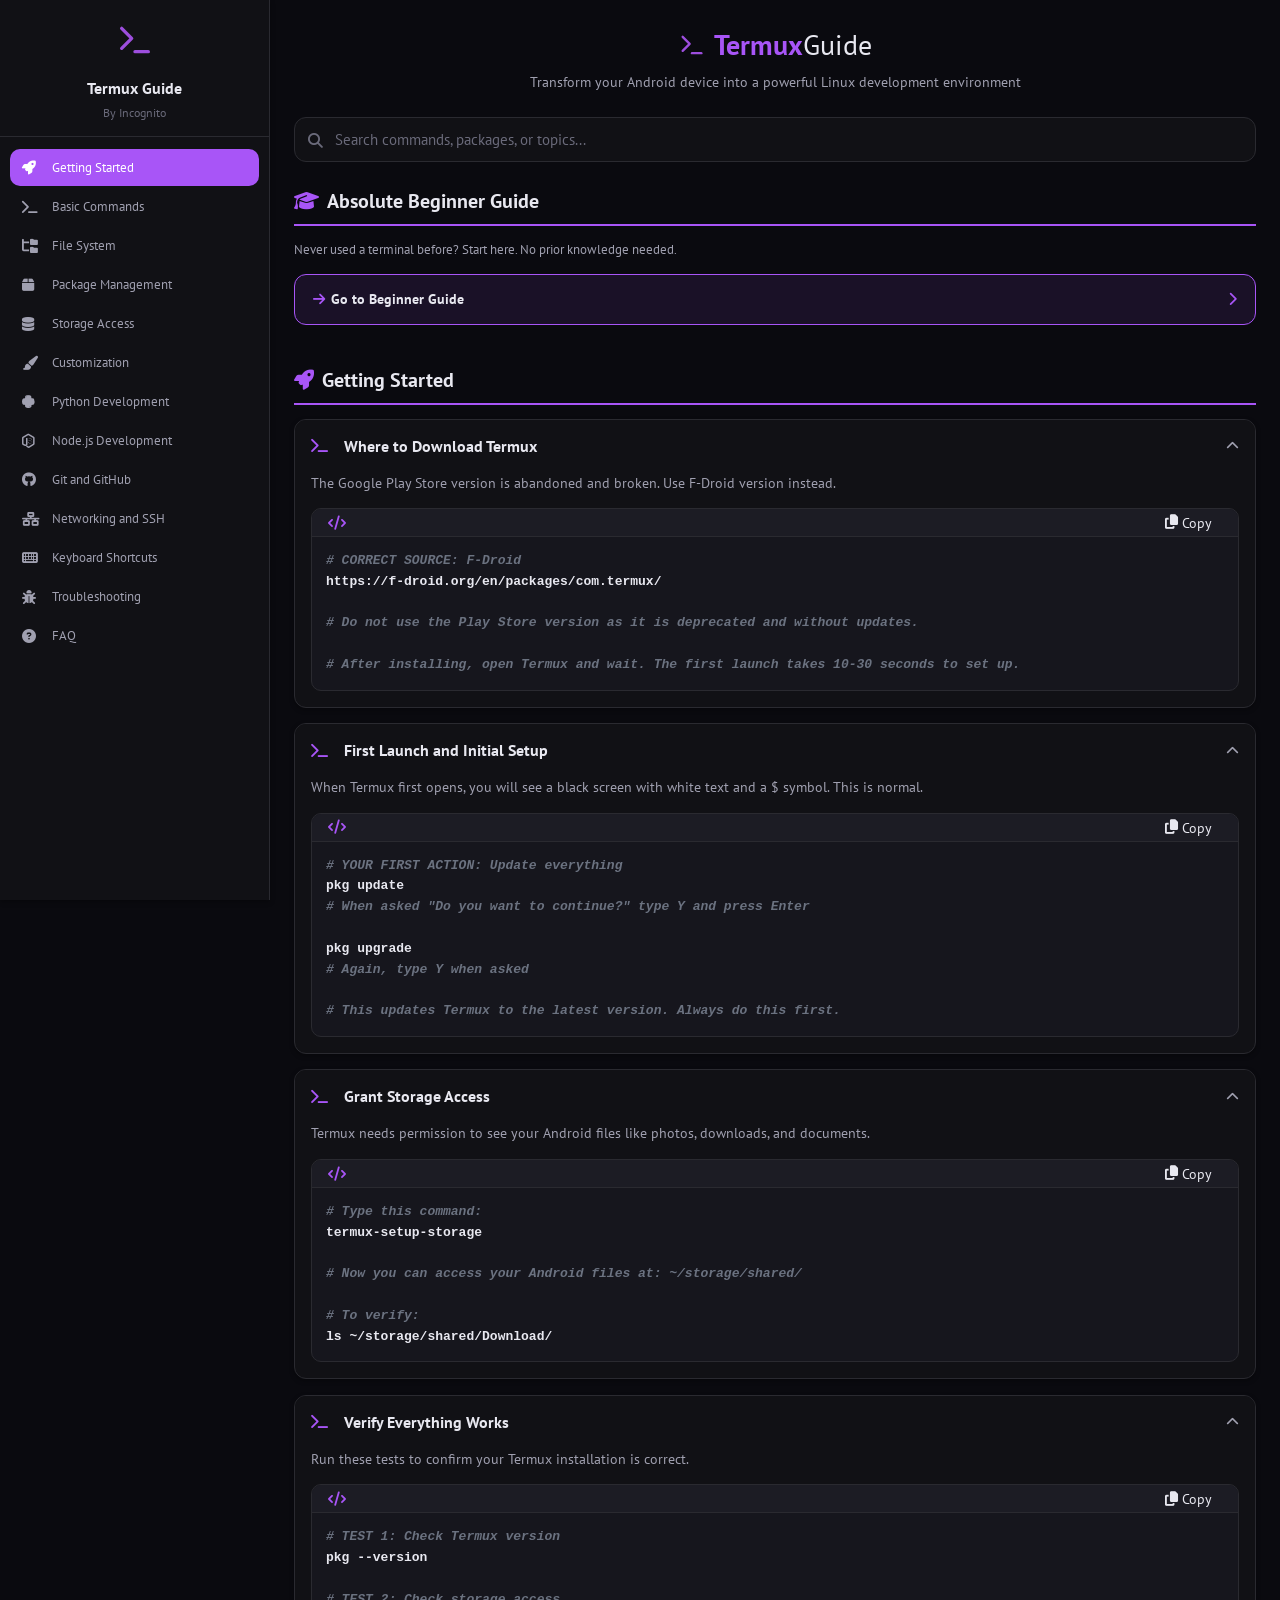
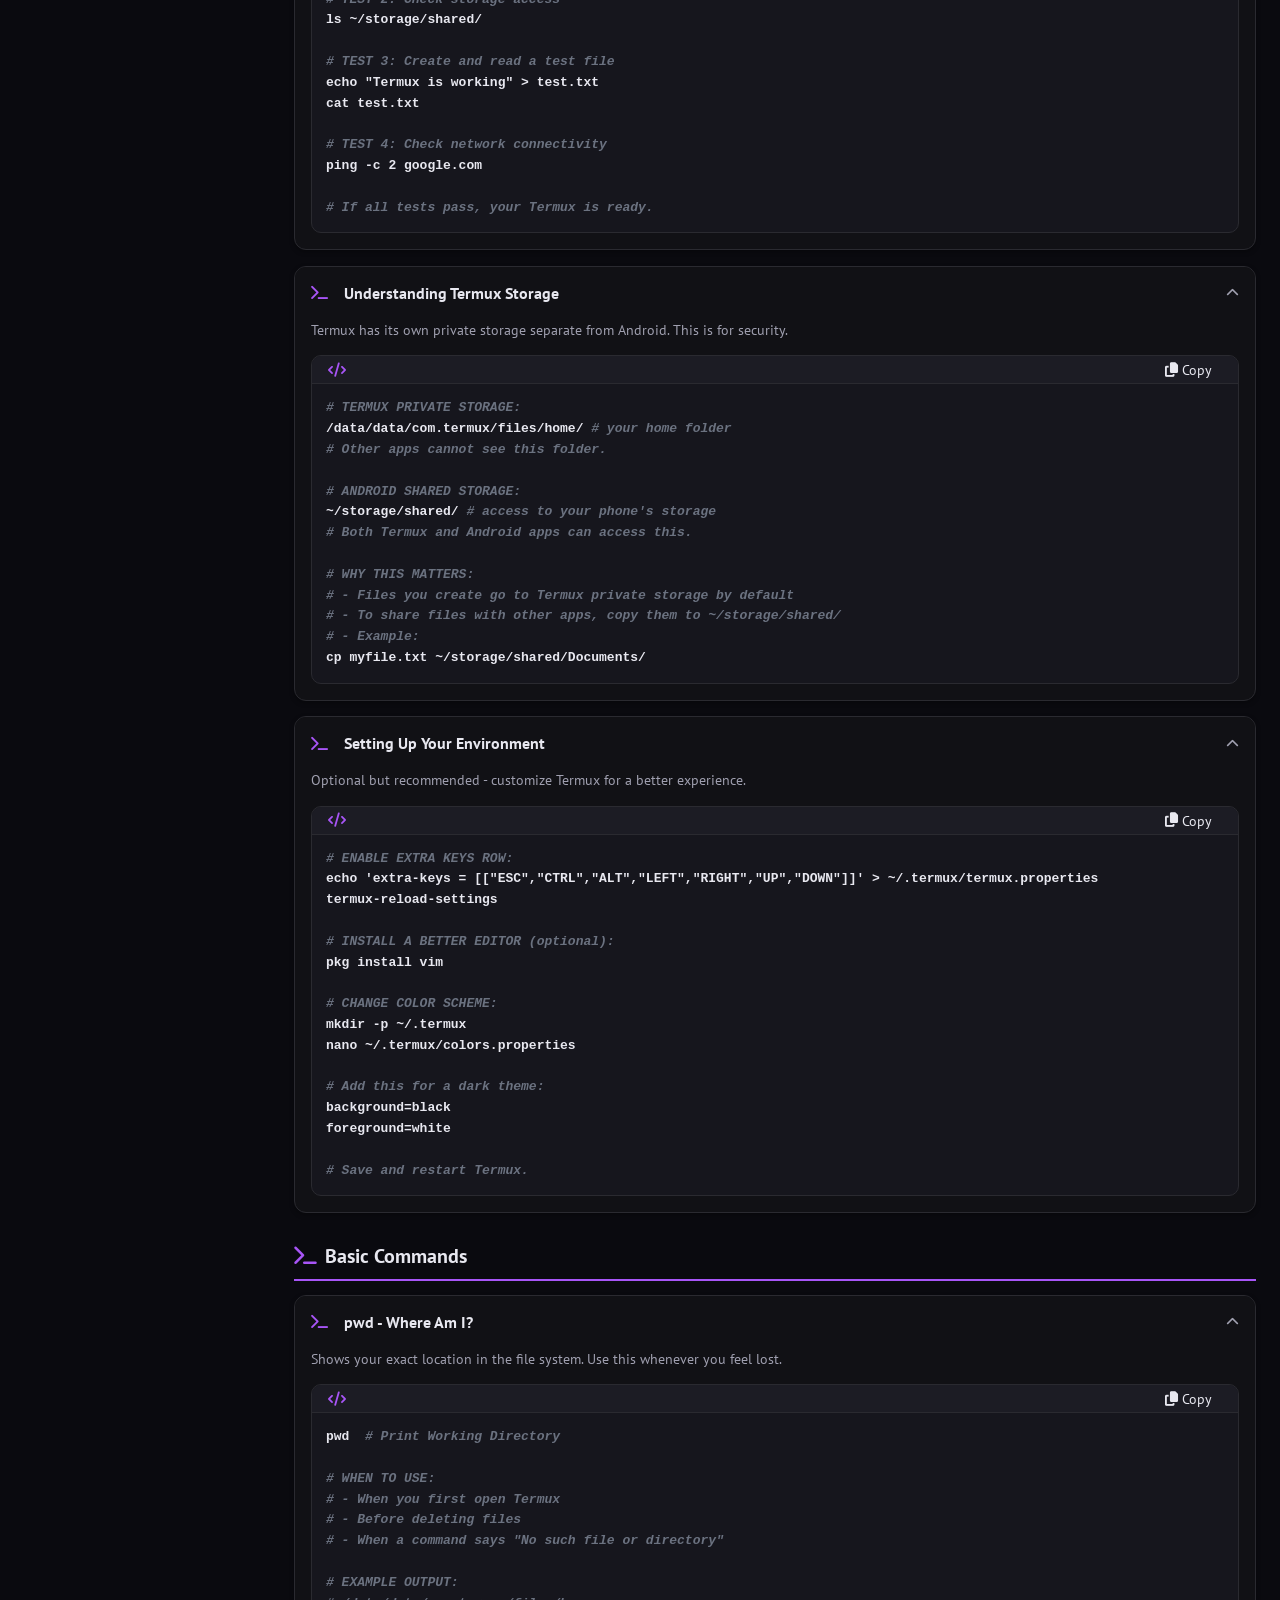
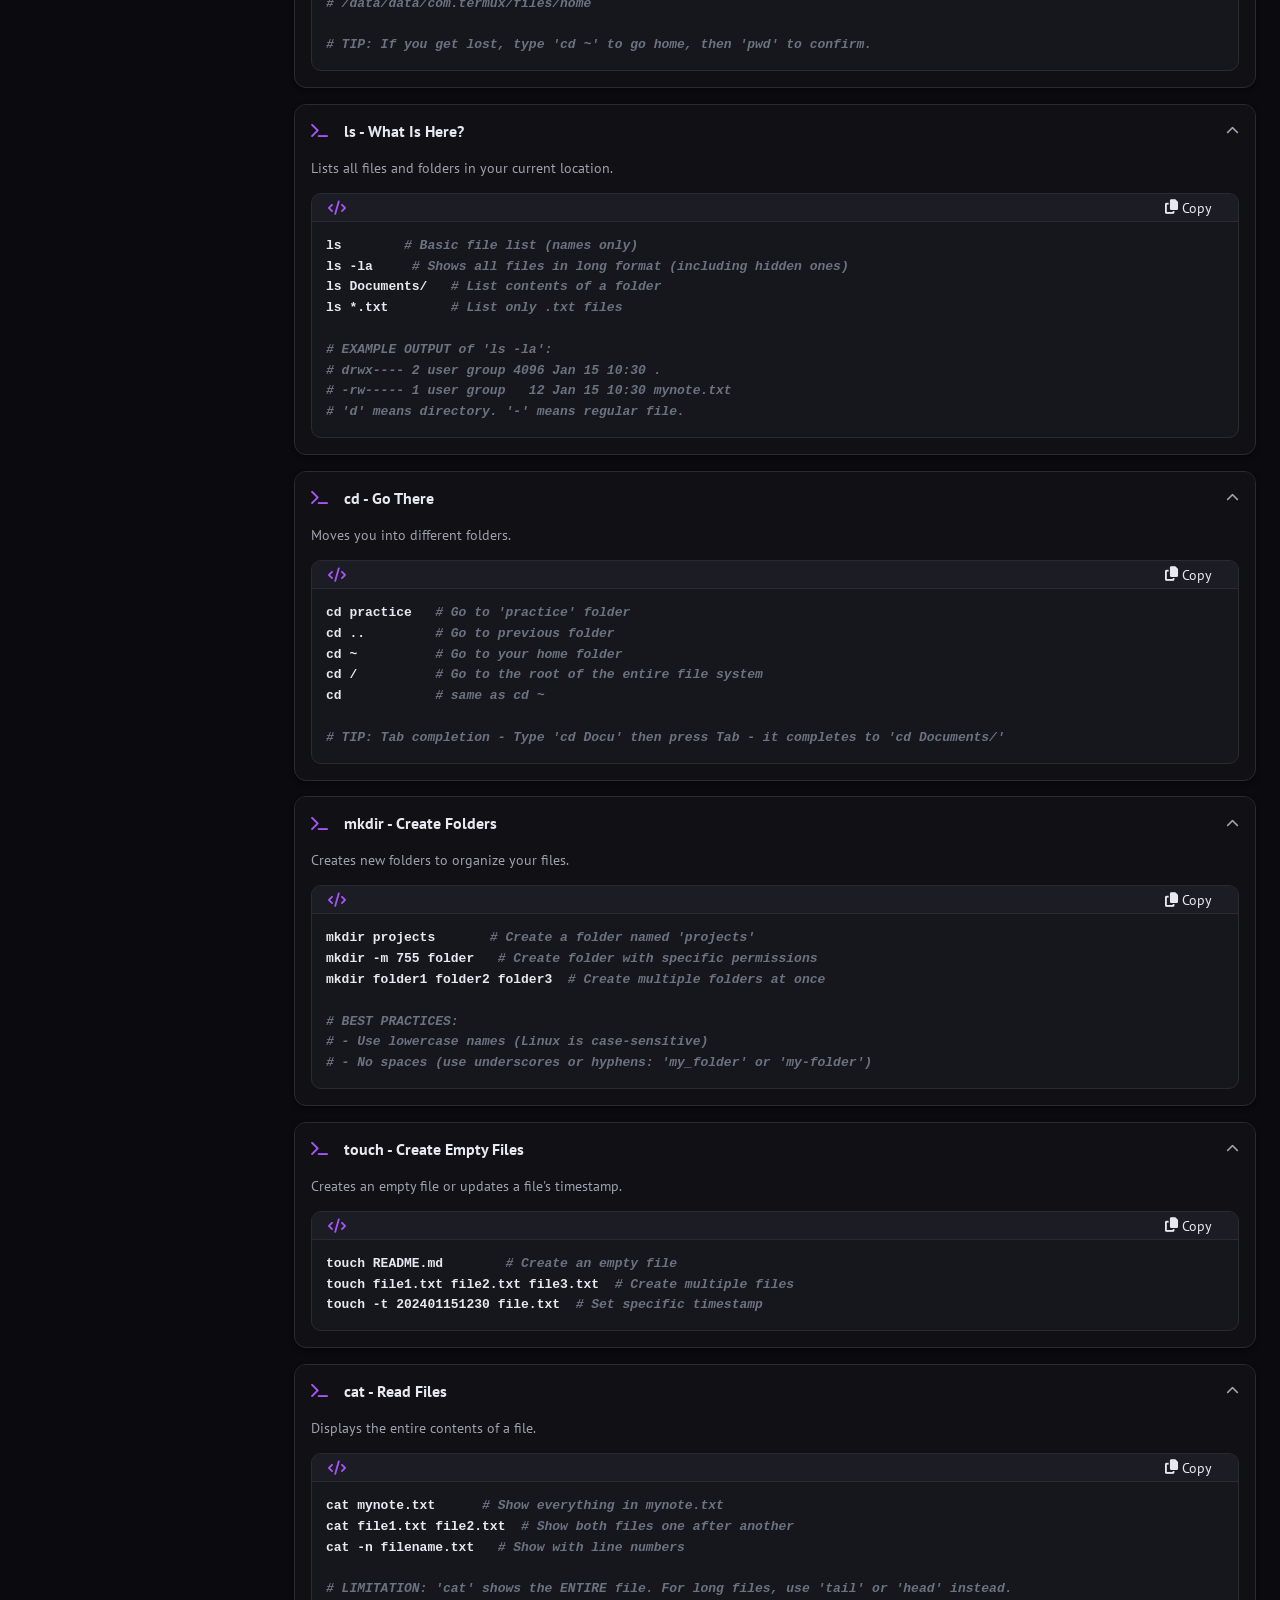
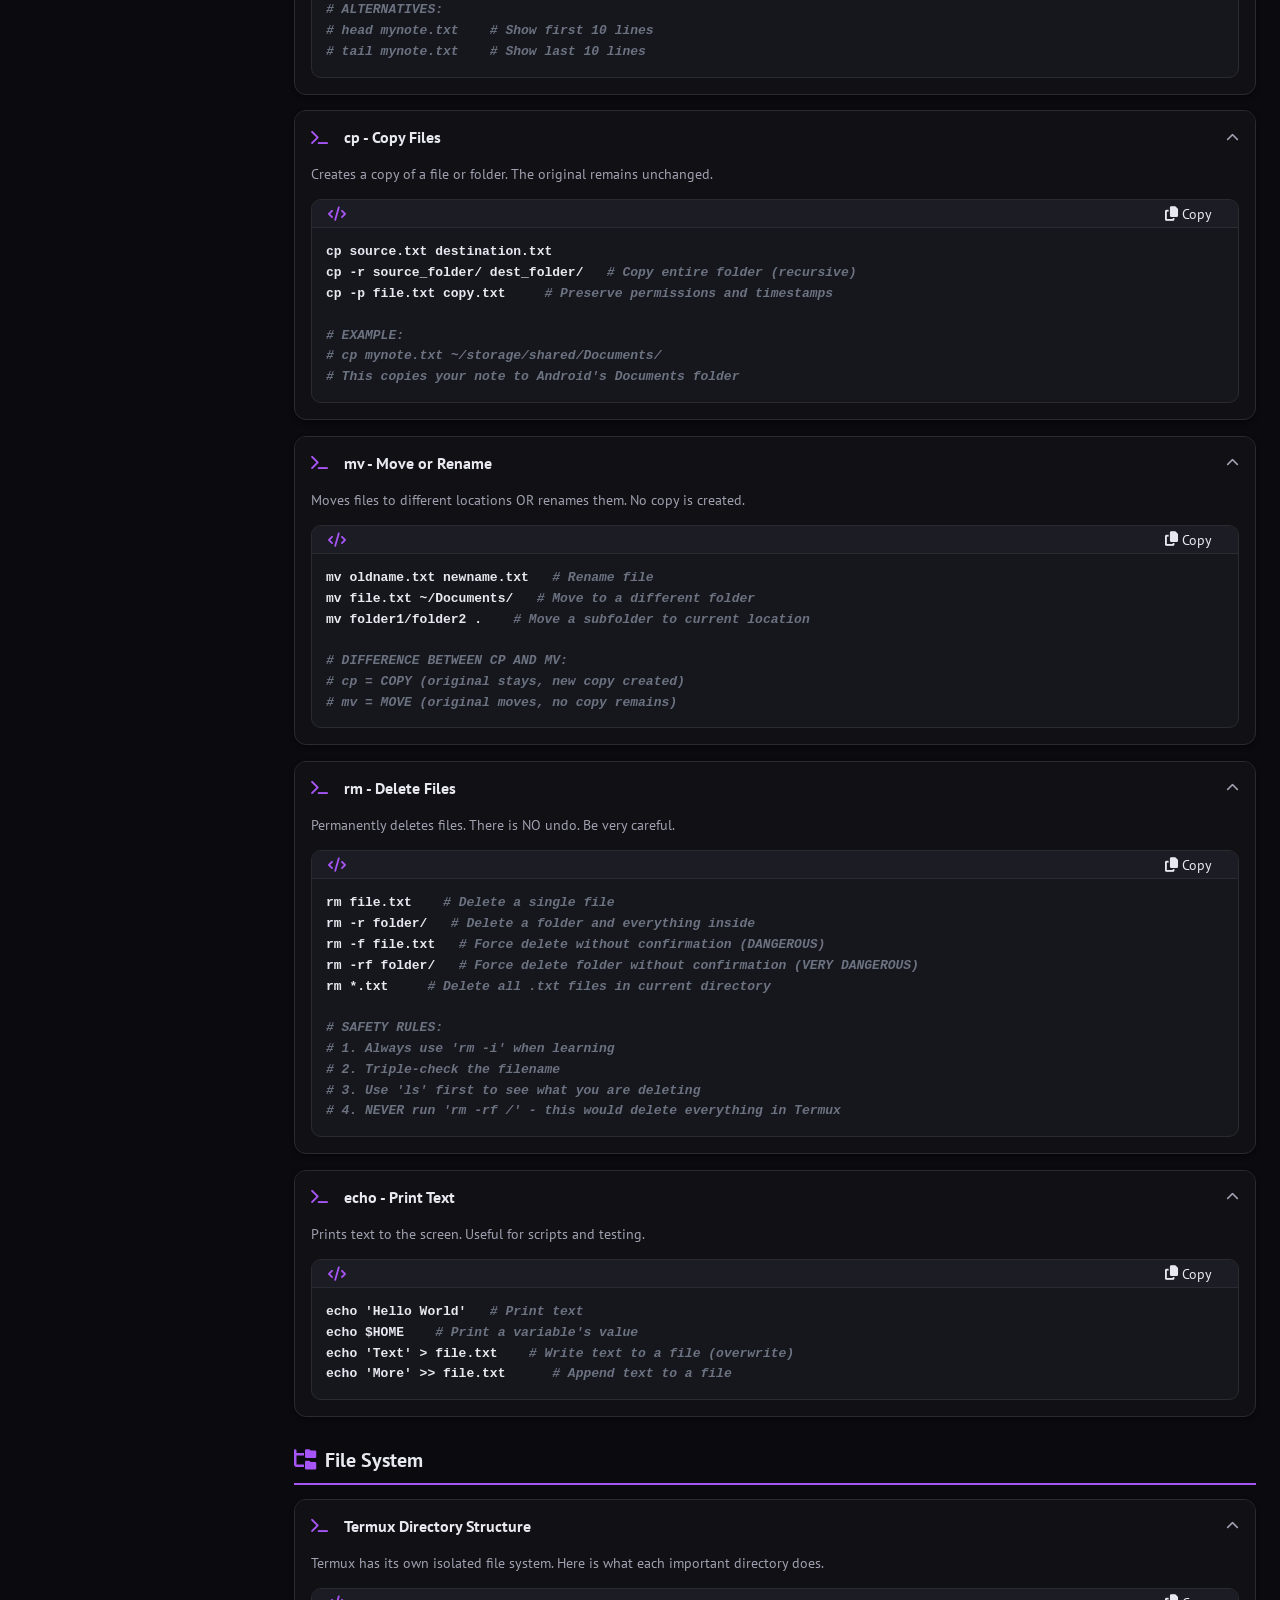
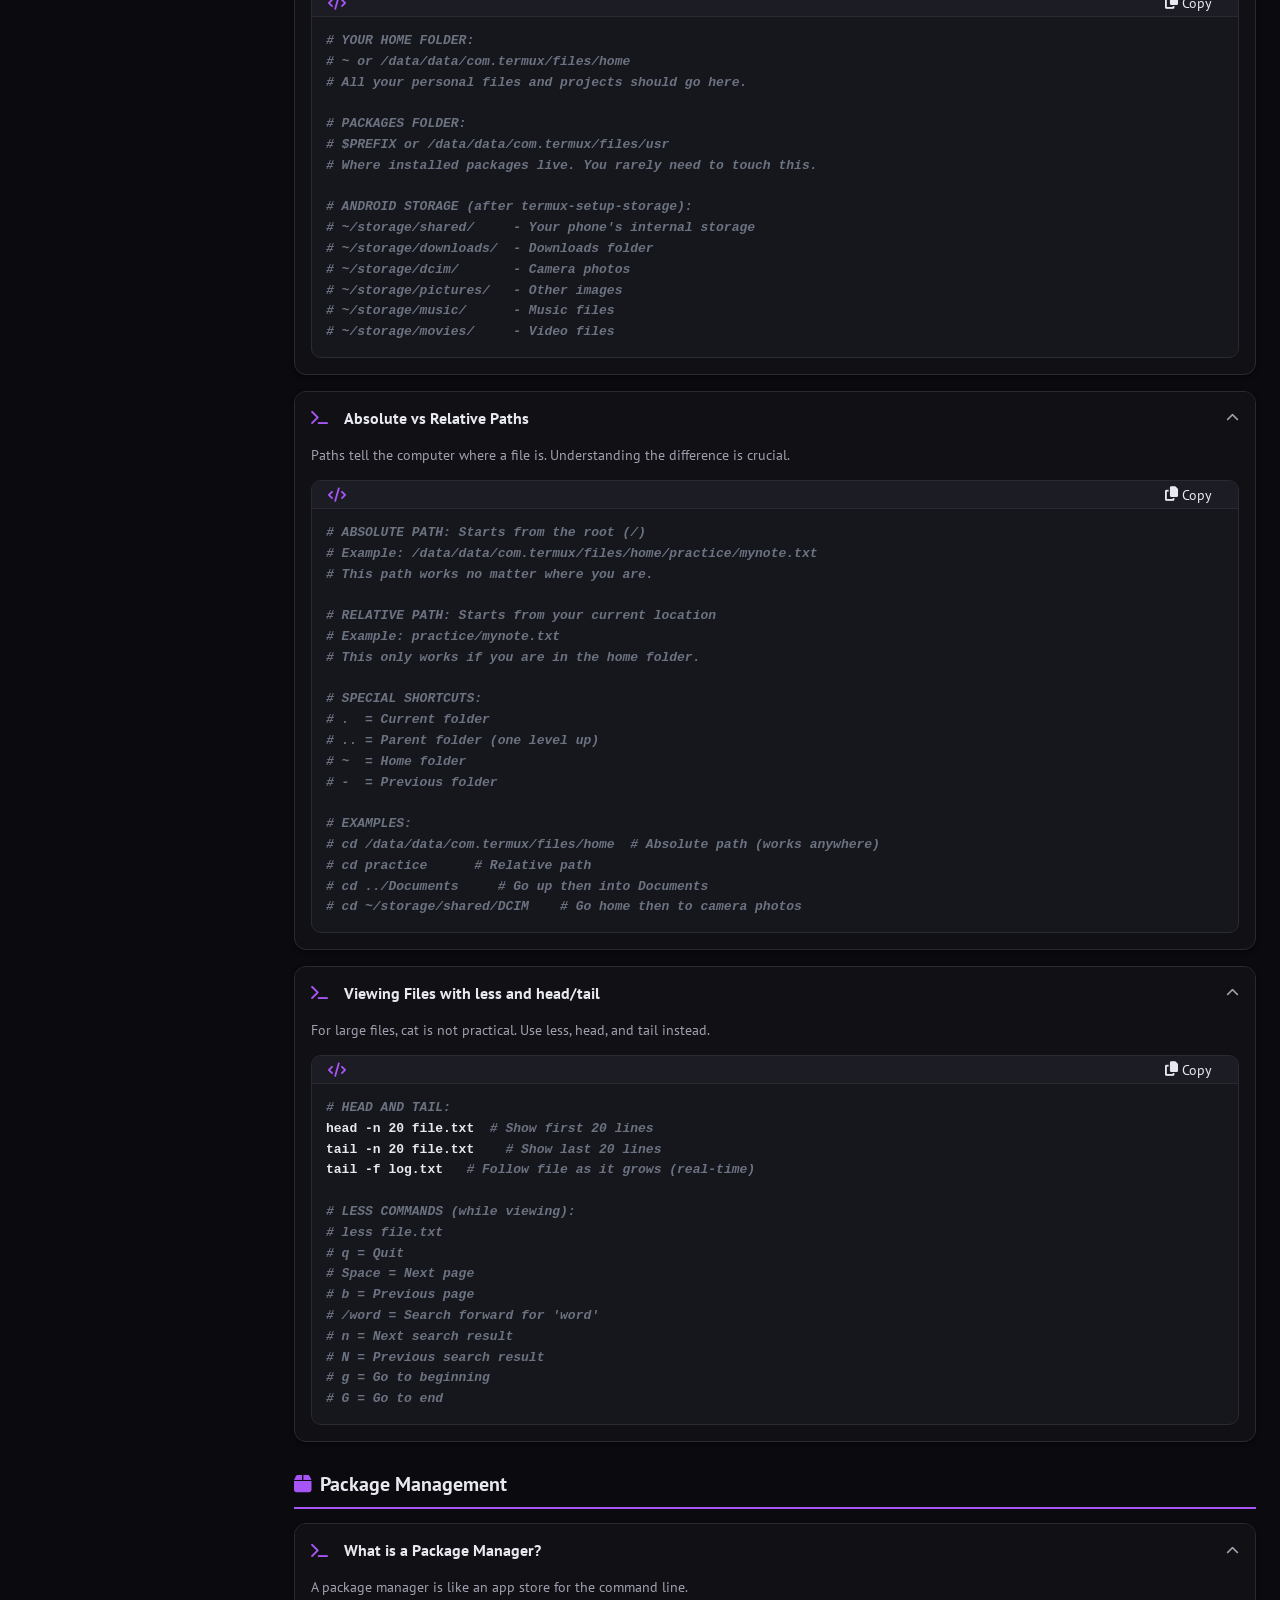
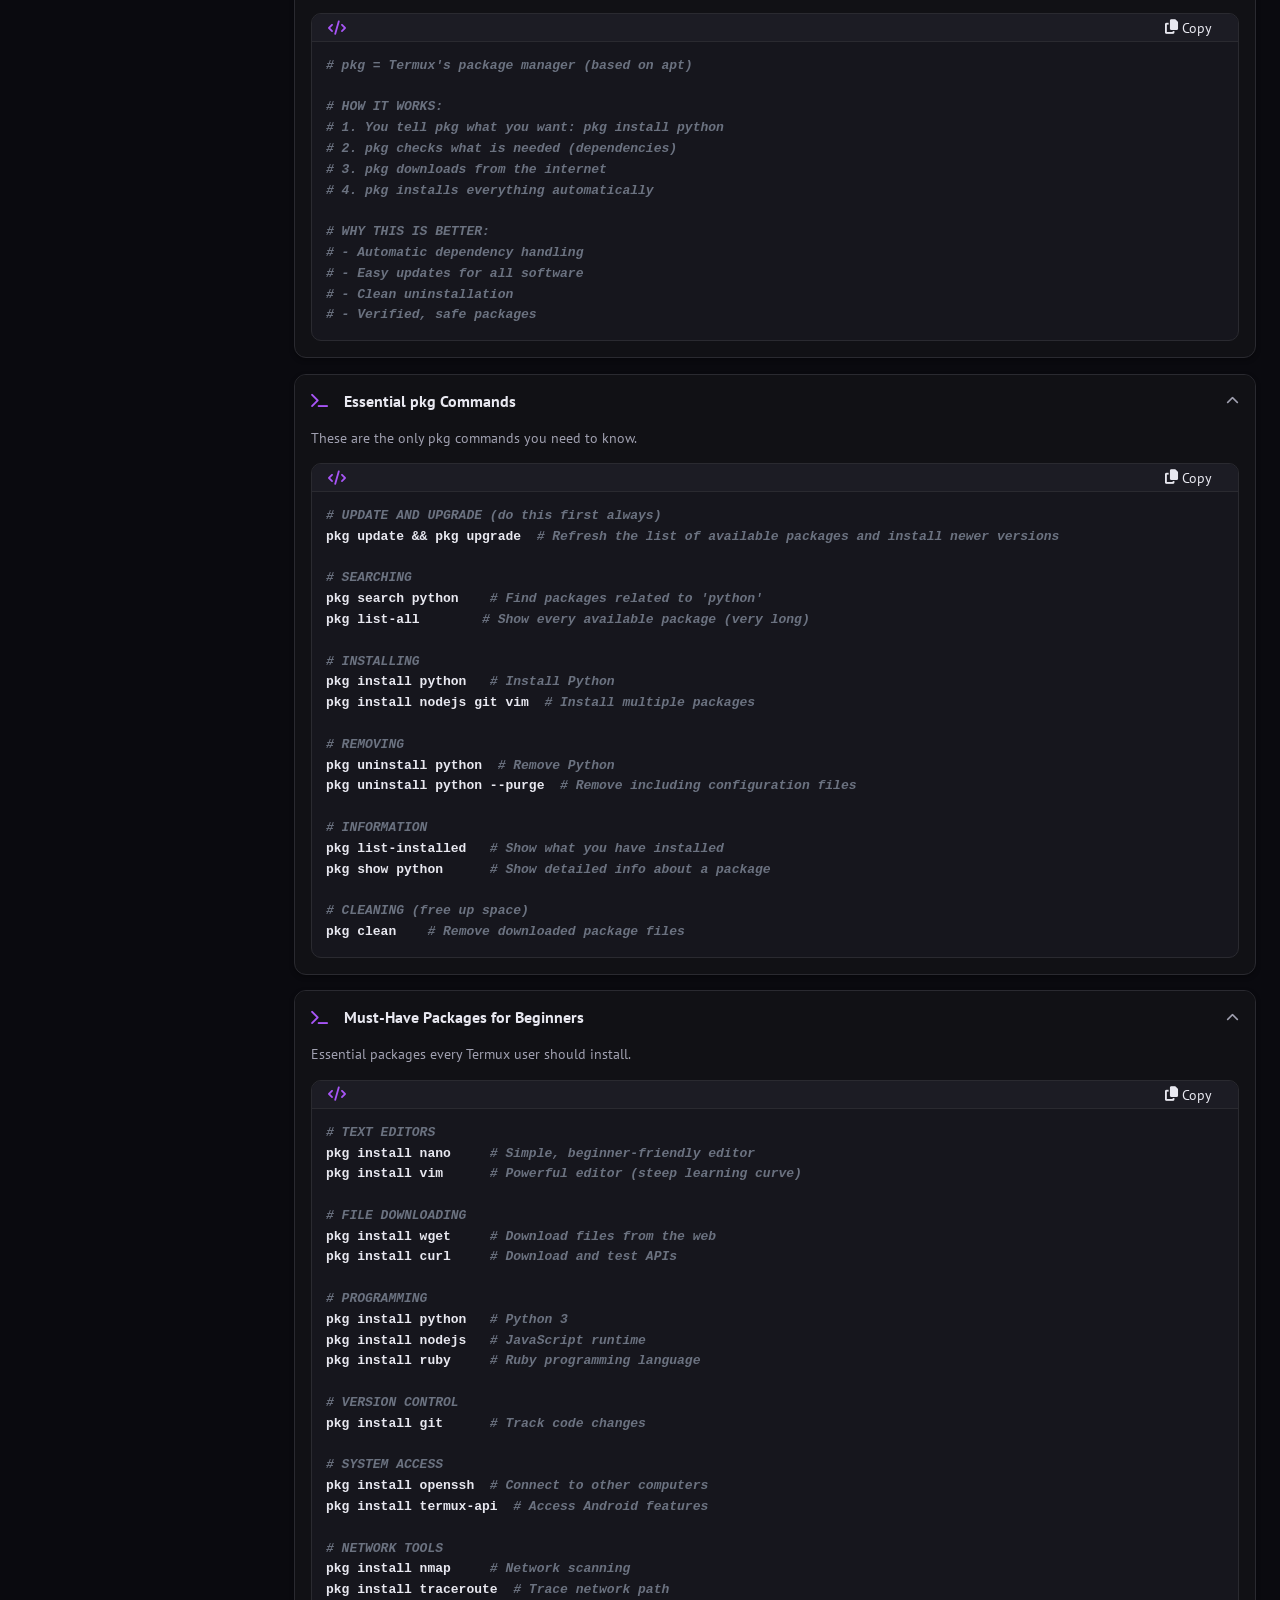
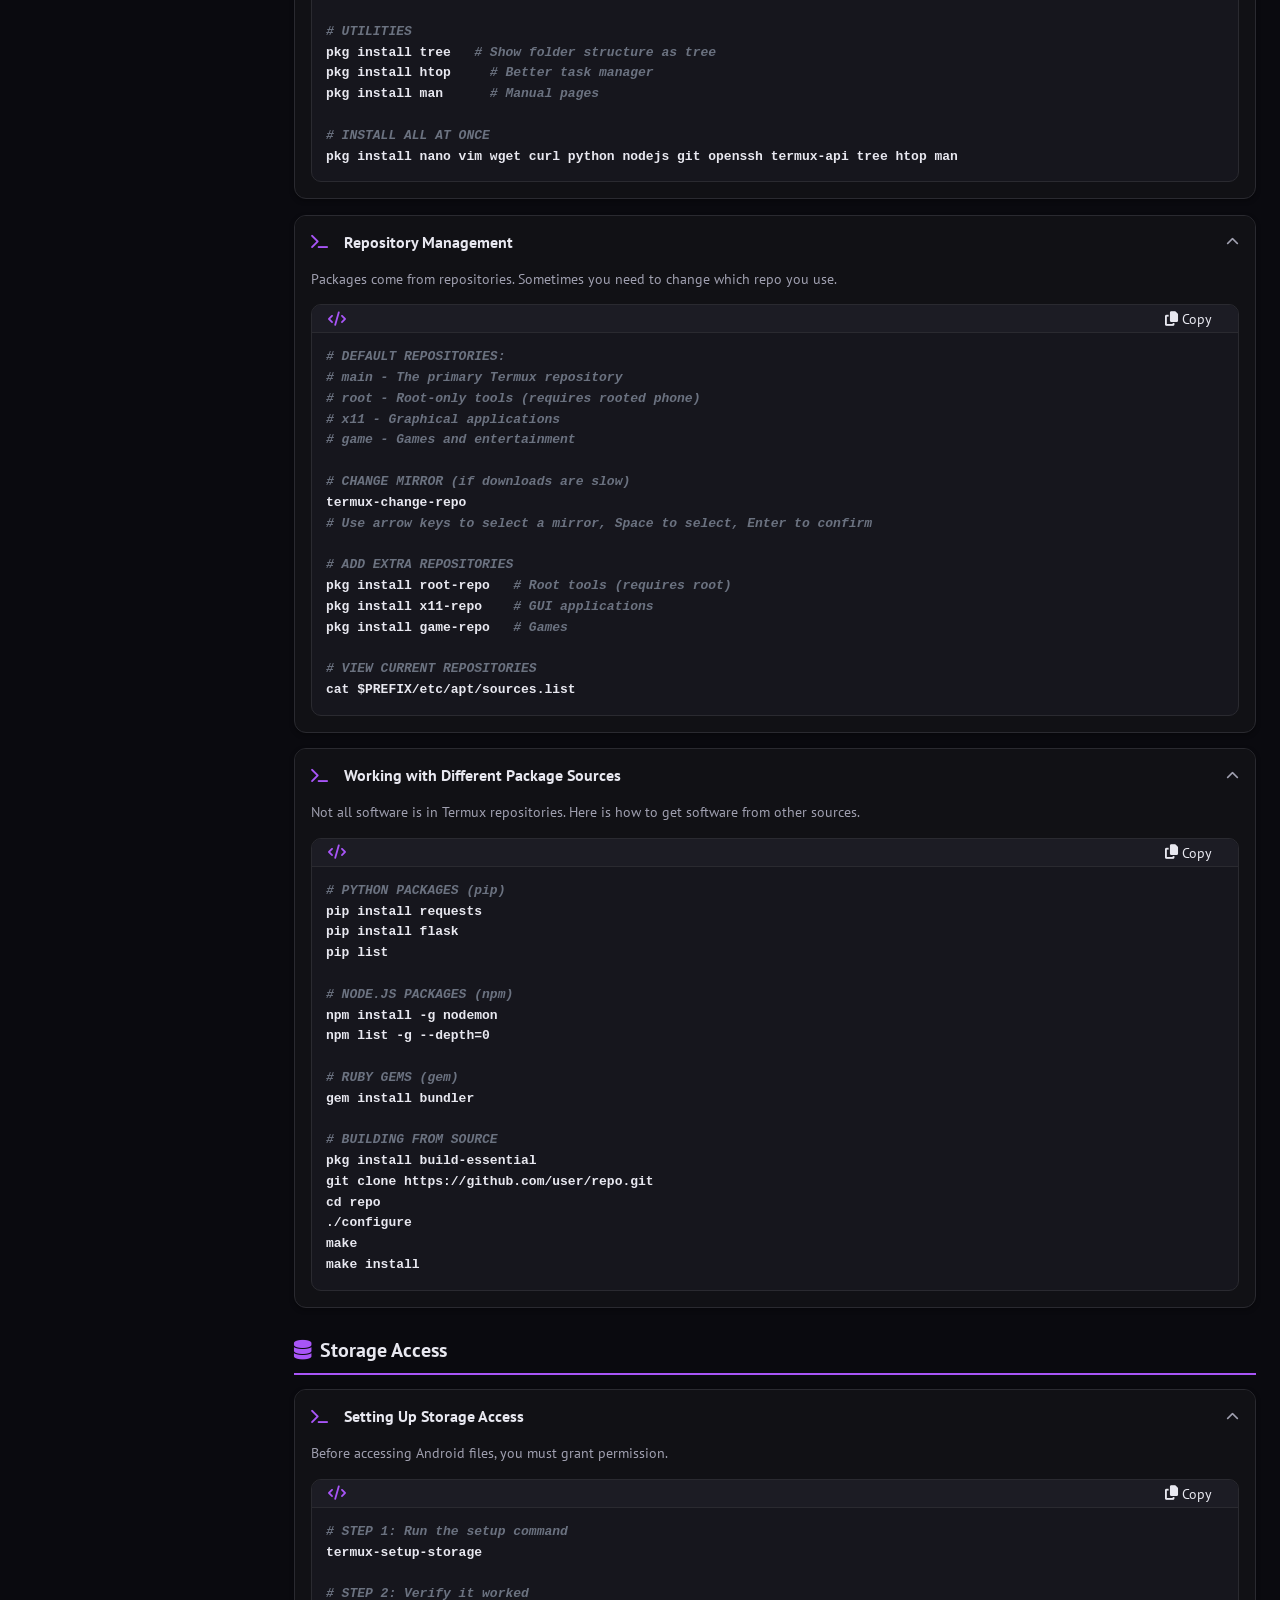
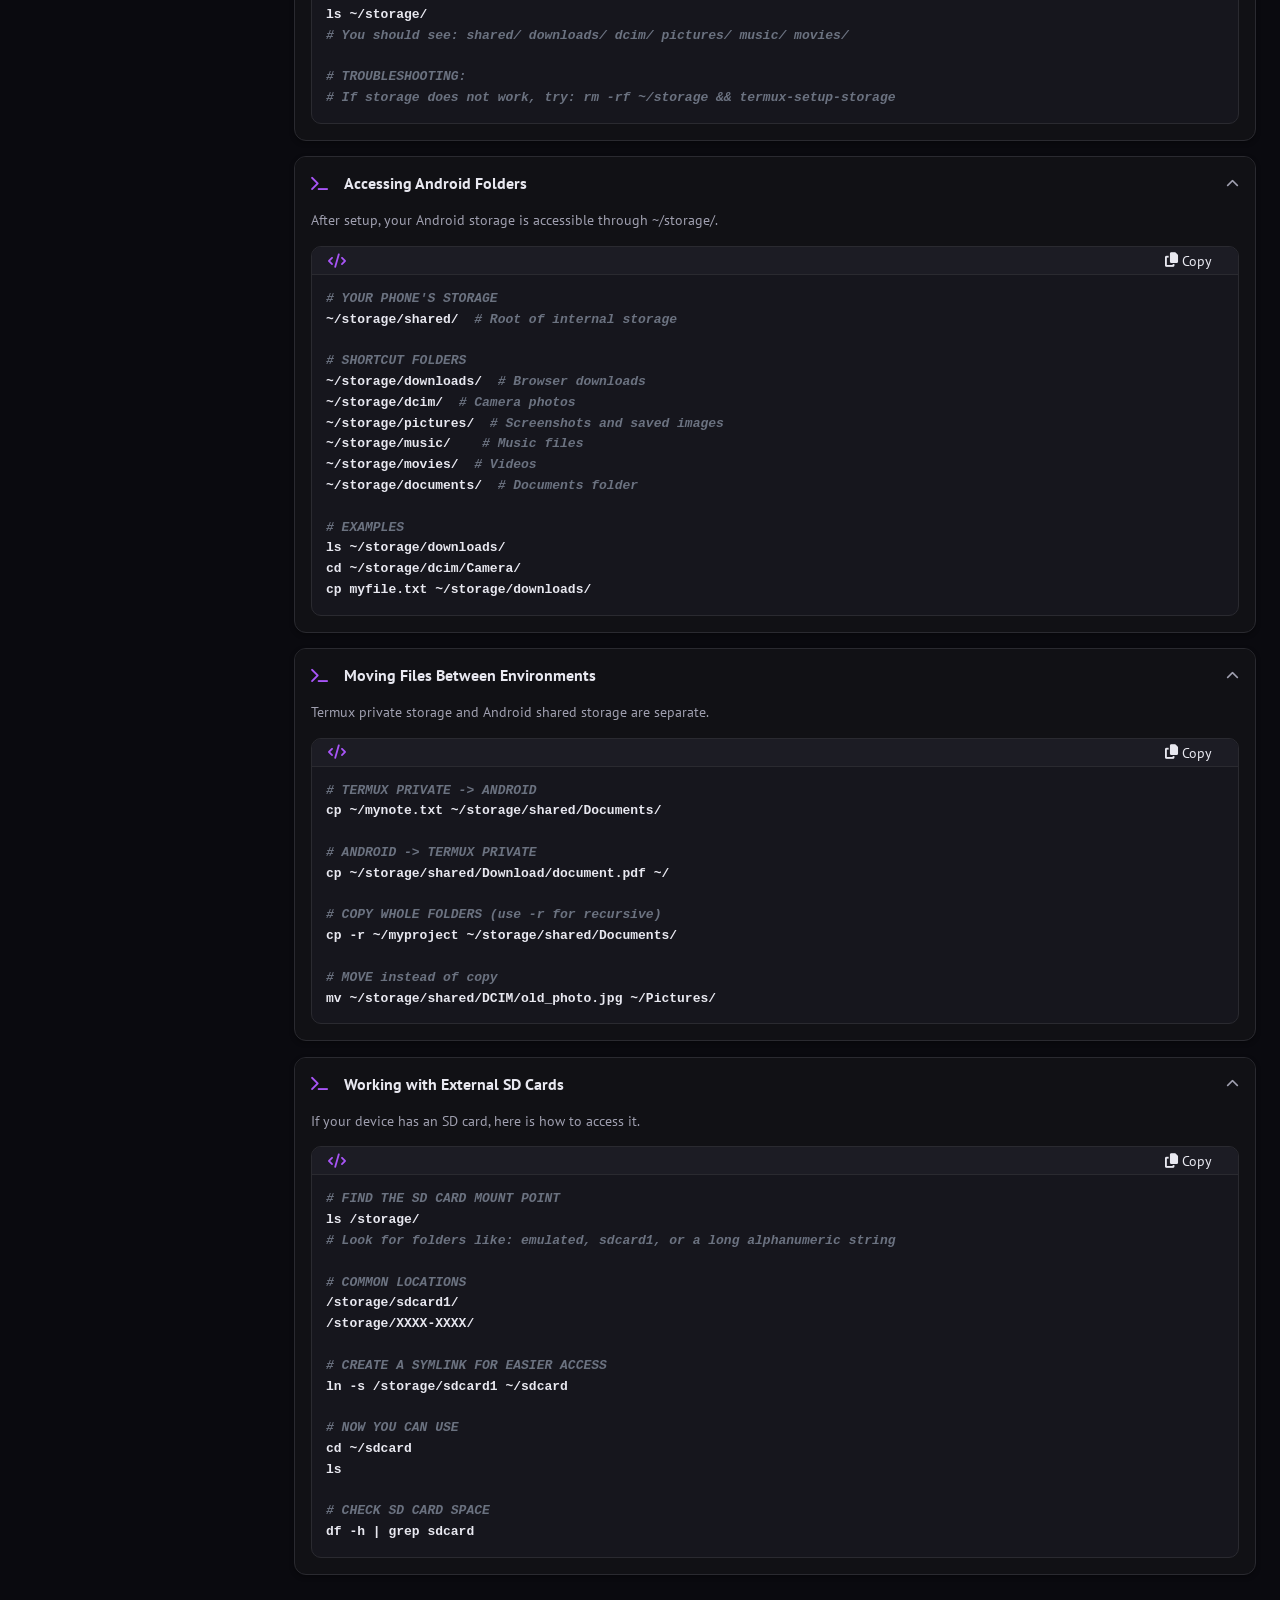
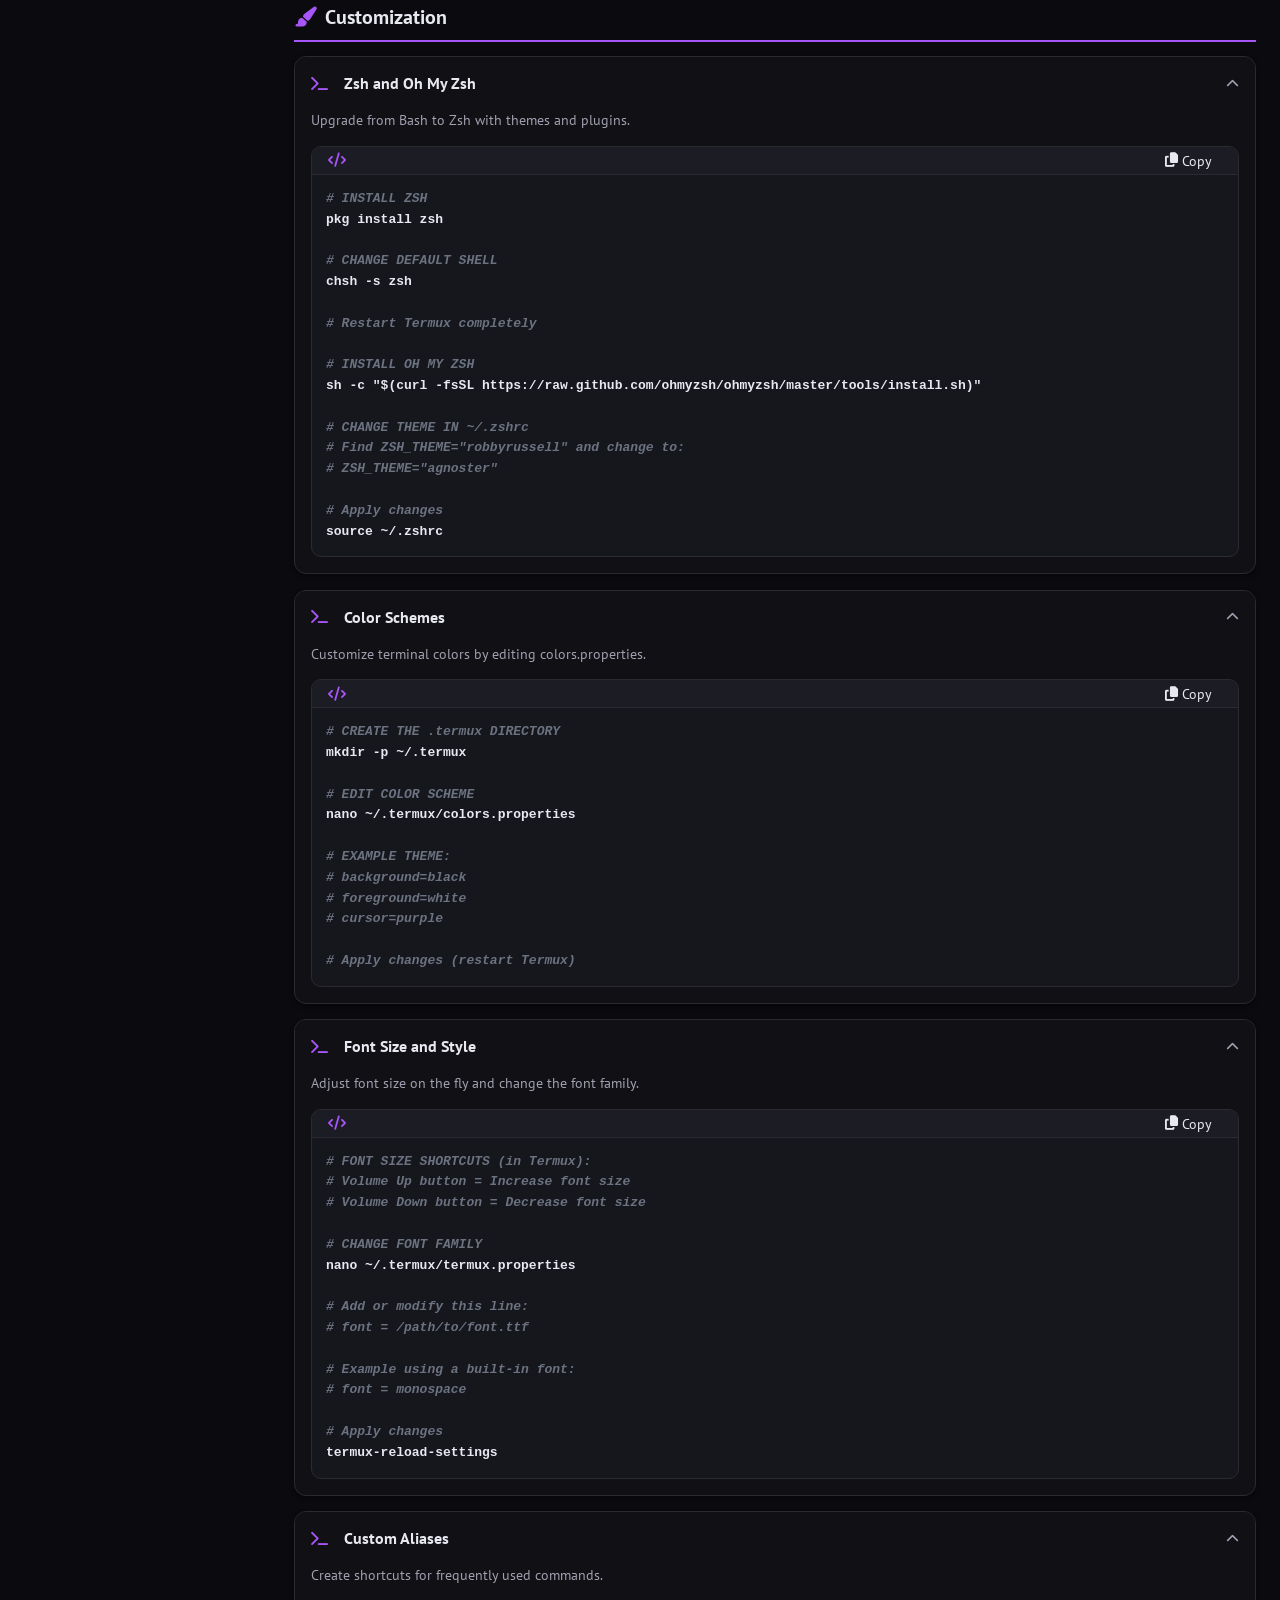
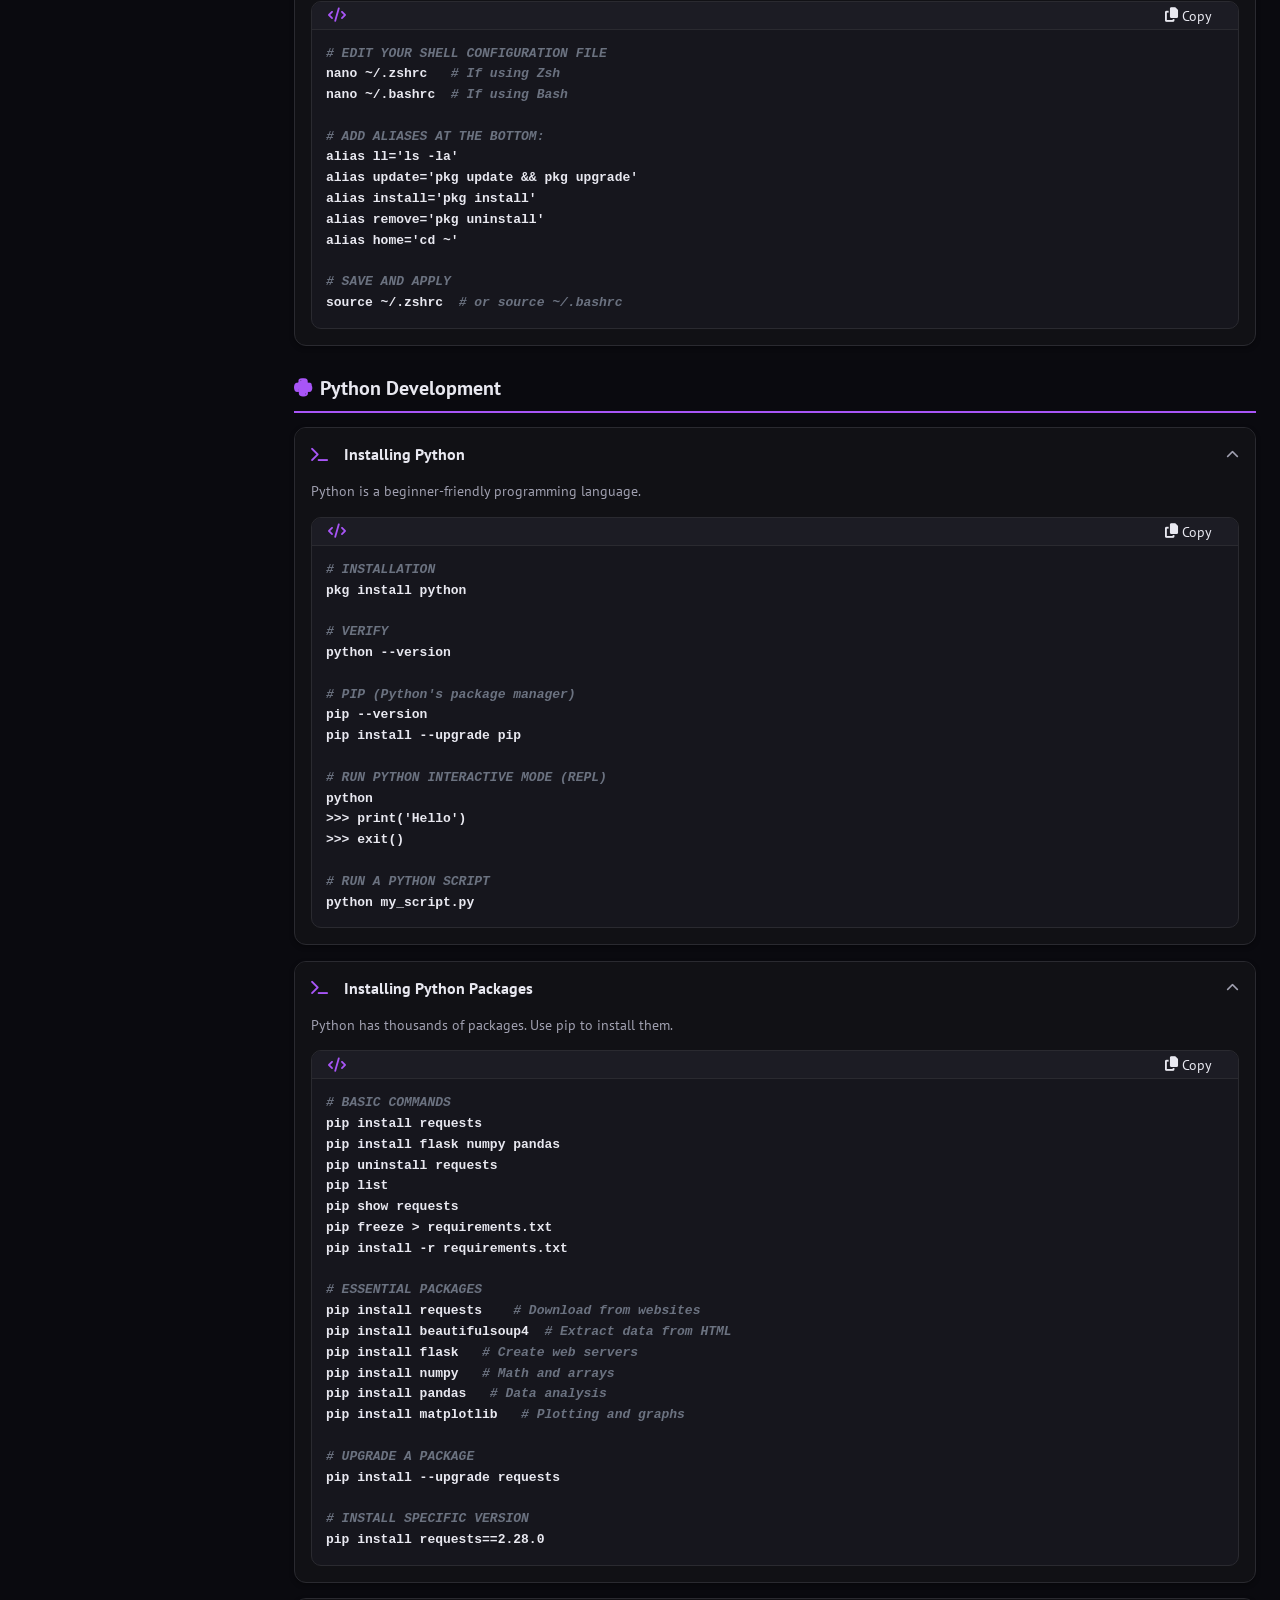
<file: index.html>
<!DOCTYPE html>
<html lang="en">
<head>
  <meta charset="UTF-8">
  <meta name="viewport" content="width=device-width, initial-scale=1.0, maximum-scale=1.0, user-scalable=yes">
  <meta name="description" content="Complete Termux tutorial - Learn how to use Termux, install packages, customize your terminal, and set up development environments">
  <title>Termux Guide · Master Your Terminal</title>
  <link rel="icon" href="/assets/termux.svg" type="image/x-icon">
  <link rel="stylesheet" href="https://cdnjs.cloudflare.com/ajax/libs/font-awesome/6.4.0/css/all.min.css">
  <link rel="stylesheet" href="/css/core.css">
  <link rel="stylesheet" href="/css/components.css">
  <link rel="stylesheet" href="/css/responsive.css">
</head>
<body>
  <!-- Desktop Sidebar -->
  <aside class="sidebar" id="sidebar">
    <div class="sidebar-header">
      <img src="/assets/termux.svg" alt="Termux" class="sidebar-logo" onclick="scrollToTop()">
      <h3>Termux Guide</h3>
      <p>By Incognito</p>
    </div>
    <div class="sidebar-items" id="sidebarItems"></div>
  </aside>

  <!-- Mobile Hamburger -->
  <button class="hamburger-btn" id="hamburgerBtn" aria-label="Menu">
    <span></span>
    <span></span>
    <span></span>
  </button>

  <div class="menu-overlay" id="menuOverlay"></div>
  
  <div class="menu-panel" id="menuPanel">
    <div class="menu-header">
      <img src="/assets/termux.svg" alt="Termux" class="menu-logo">
      <h3>Termux Guide</h3>
      <p>By Incognito</p>
    </div>
    <div class="menu-items" id="mobileMenuItems"></div>
  </div>

  <div class="app">
    <header class="header">
      <div class="logo-wrapper" onclick="scrollToTop()">
        <img src="/assets/termux.svg" alt="Termux" class="logo-icon">
        <h1>Termux<span class="logo-highlight">Guide</span></h1>
      </div>
      <p>Transform your Android device into a powerful Linux development environment</p>
    </header>

    <div class="search-container">
      <div class="search-wrapper">
        <i class="fas fa-search search-icon"></i>
        <input type="text" id="searchInput" class="search-input" placeholder="Search commands, packages, or topics...">
        <button class="search-clear" id="searchClear" style="display: none;">
          <i class="fas fa-times"></i>
        </button>
      </div>
    </div>

    <main class="main">
      <div class="container">
        <div id="contentContainer"></div>
      </div>
    </main>

    <footer class="footer">
      <p>Termux is available on <a href="https://f-droid.org/en/packages/com.termux/" target="_blank">F-Droid</a> and <a href="https://github.com/termux/termux-app" target="_blank">GitHub</a></p>
      <p class="footer-note">2026 Incognito · Open Source Tutorial</p>
    </footer>
  </div>

  <div id="copyToast" class="toast">Copied to clipboard!</div>

  <script src="/js/utils.js"></script>
  <script src="/js/navigation.js"></script>
  <script src="/js/app.js"></script>
</body>
</html>
</file>
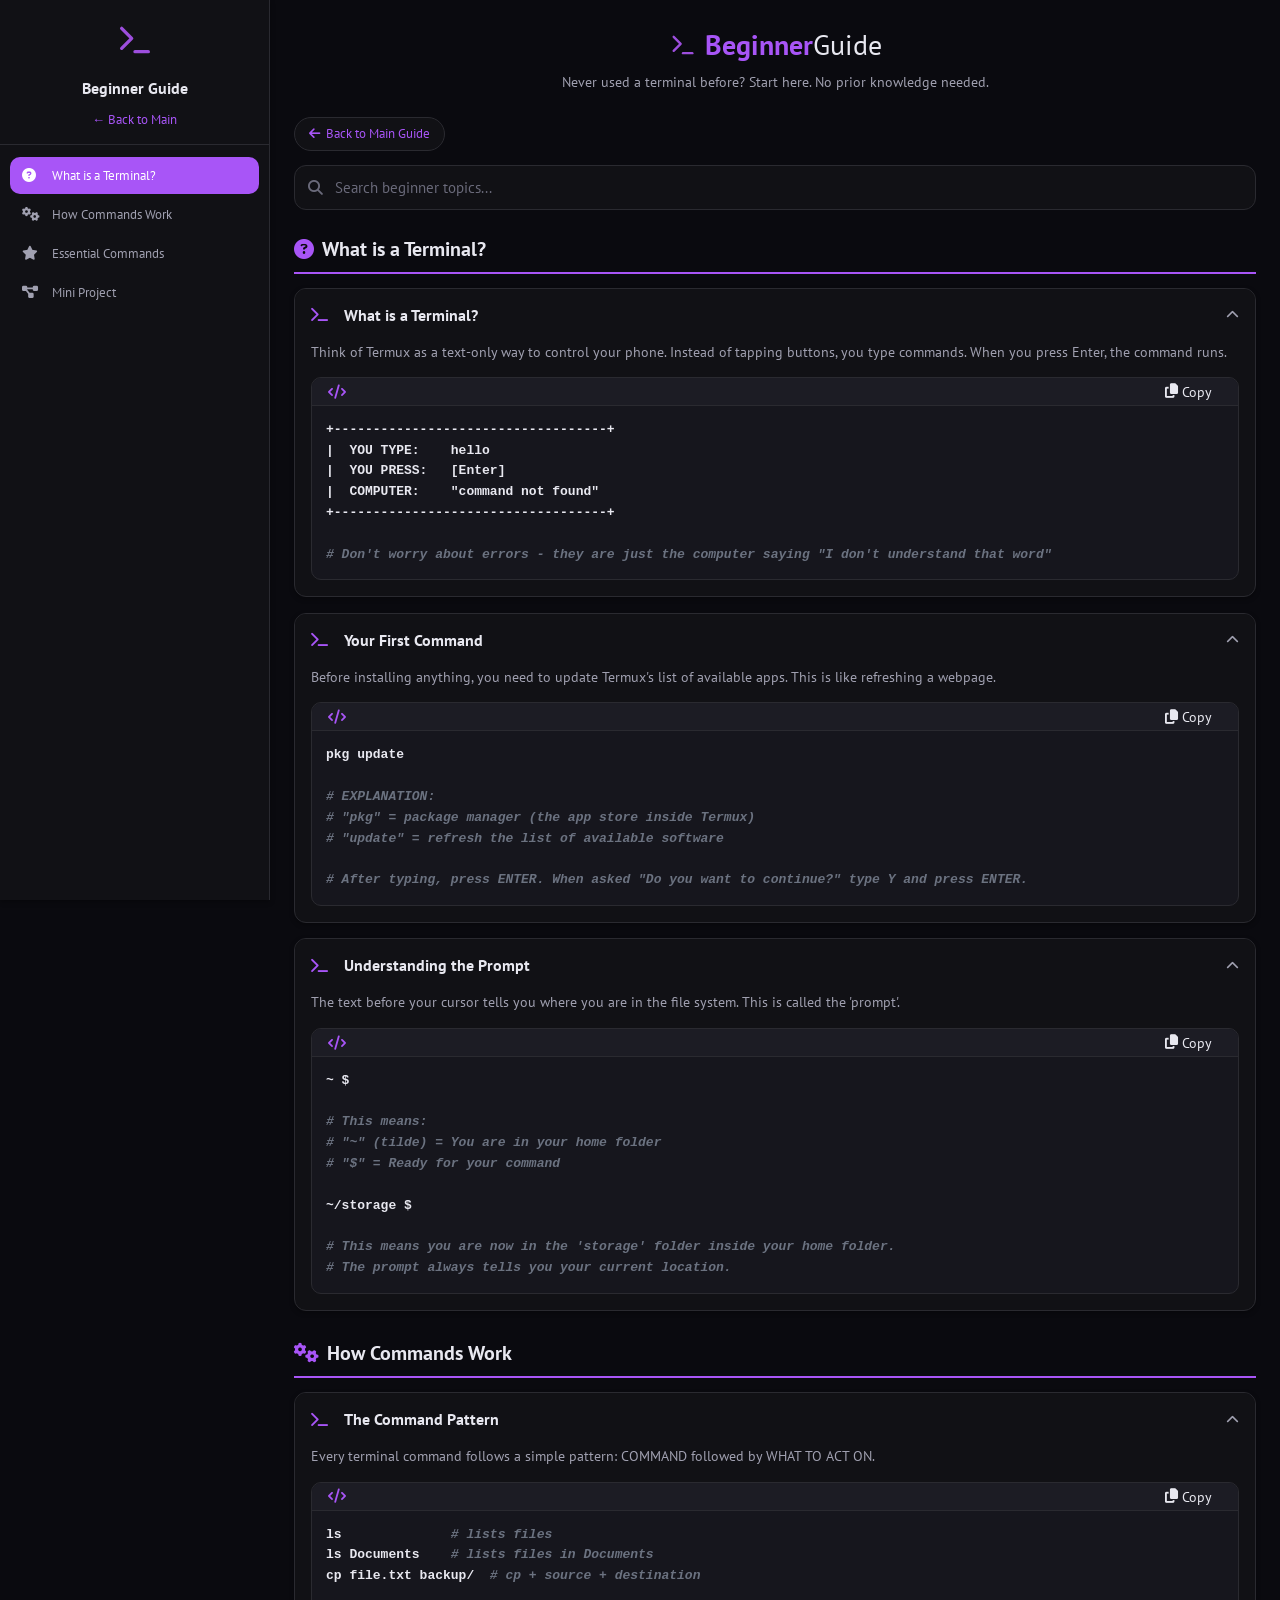
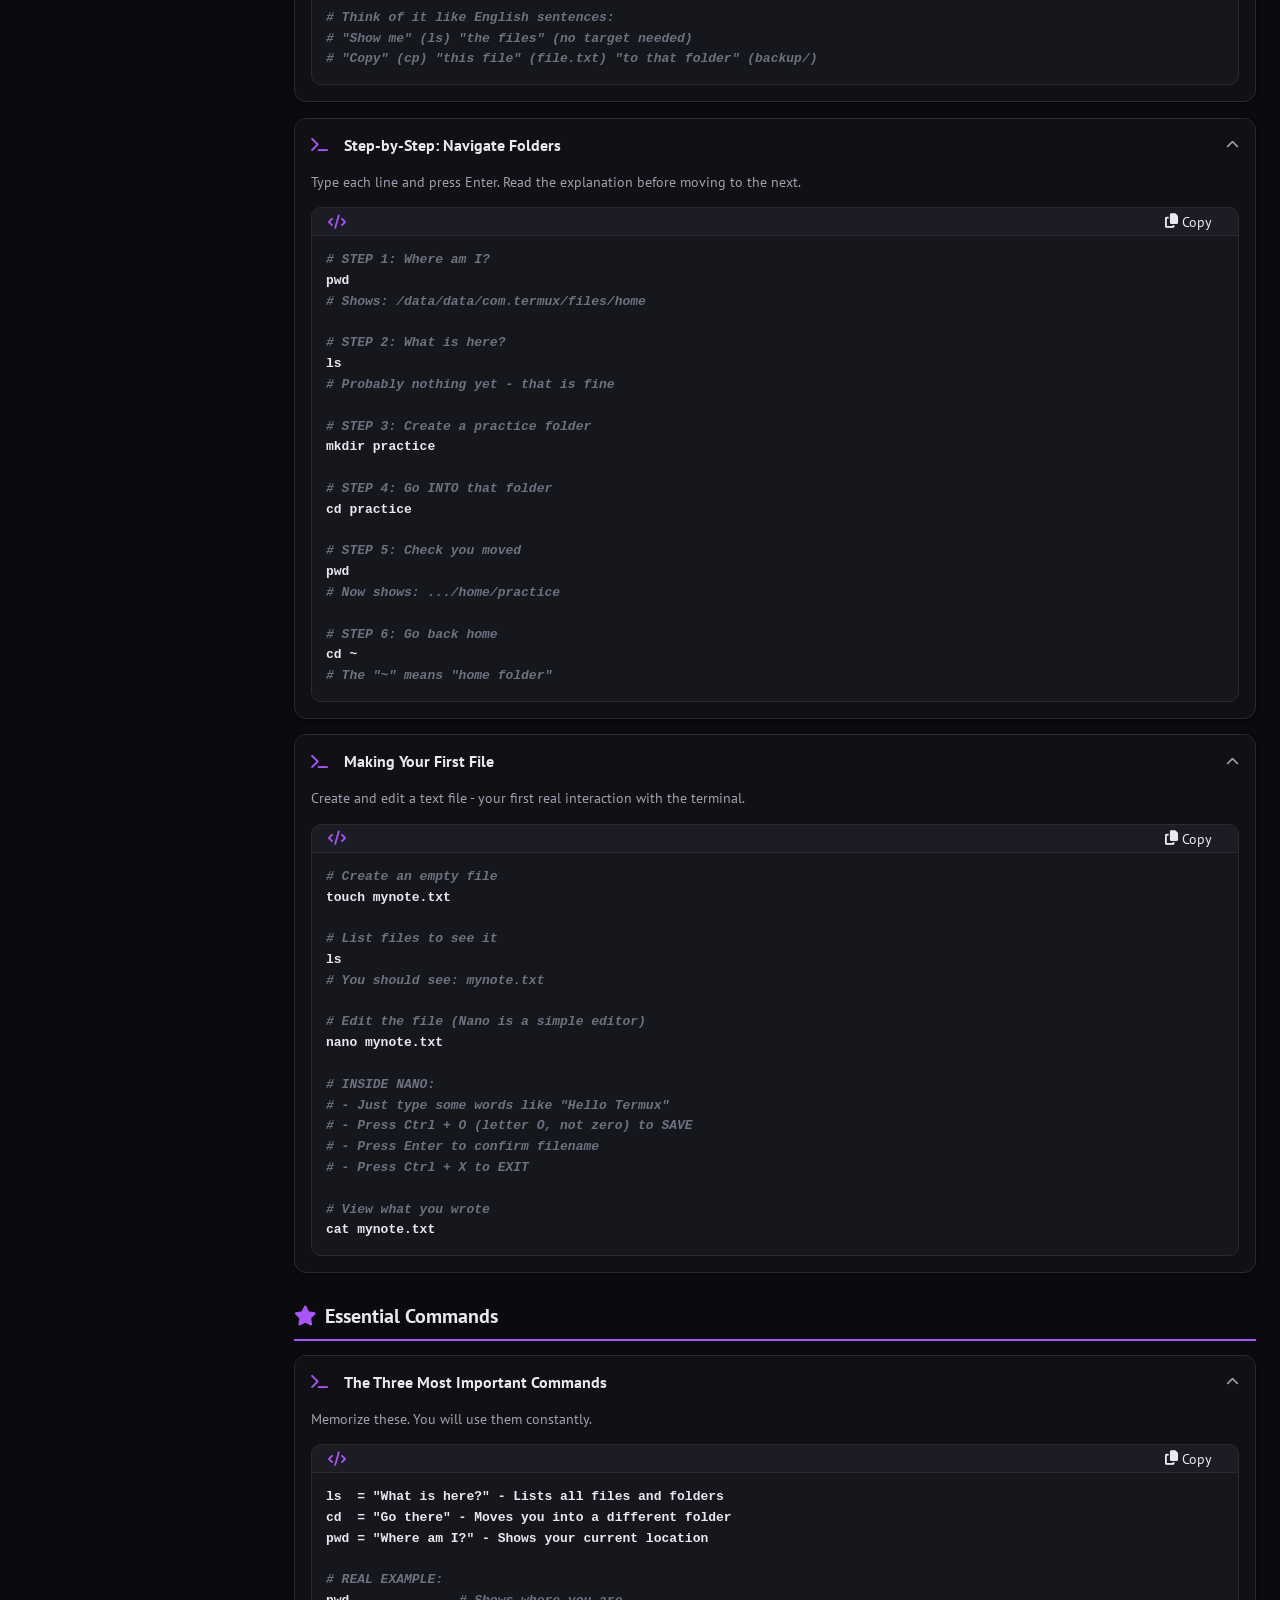
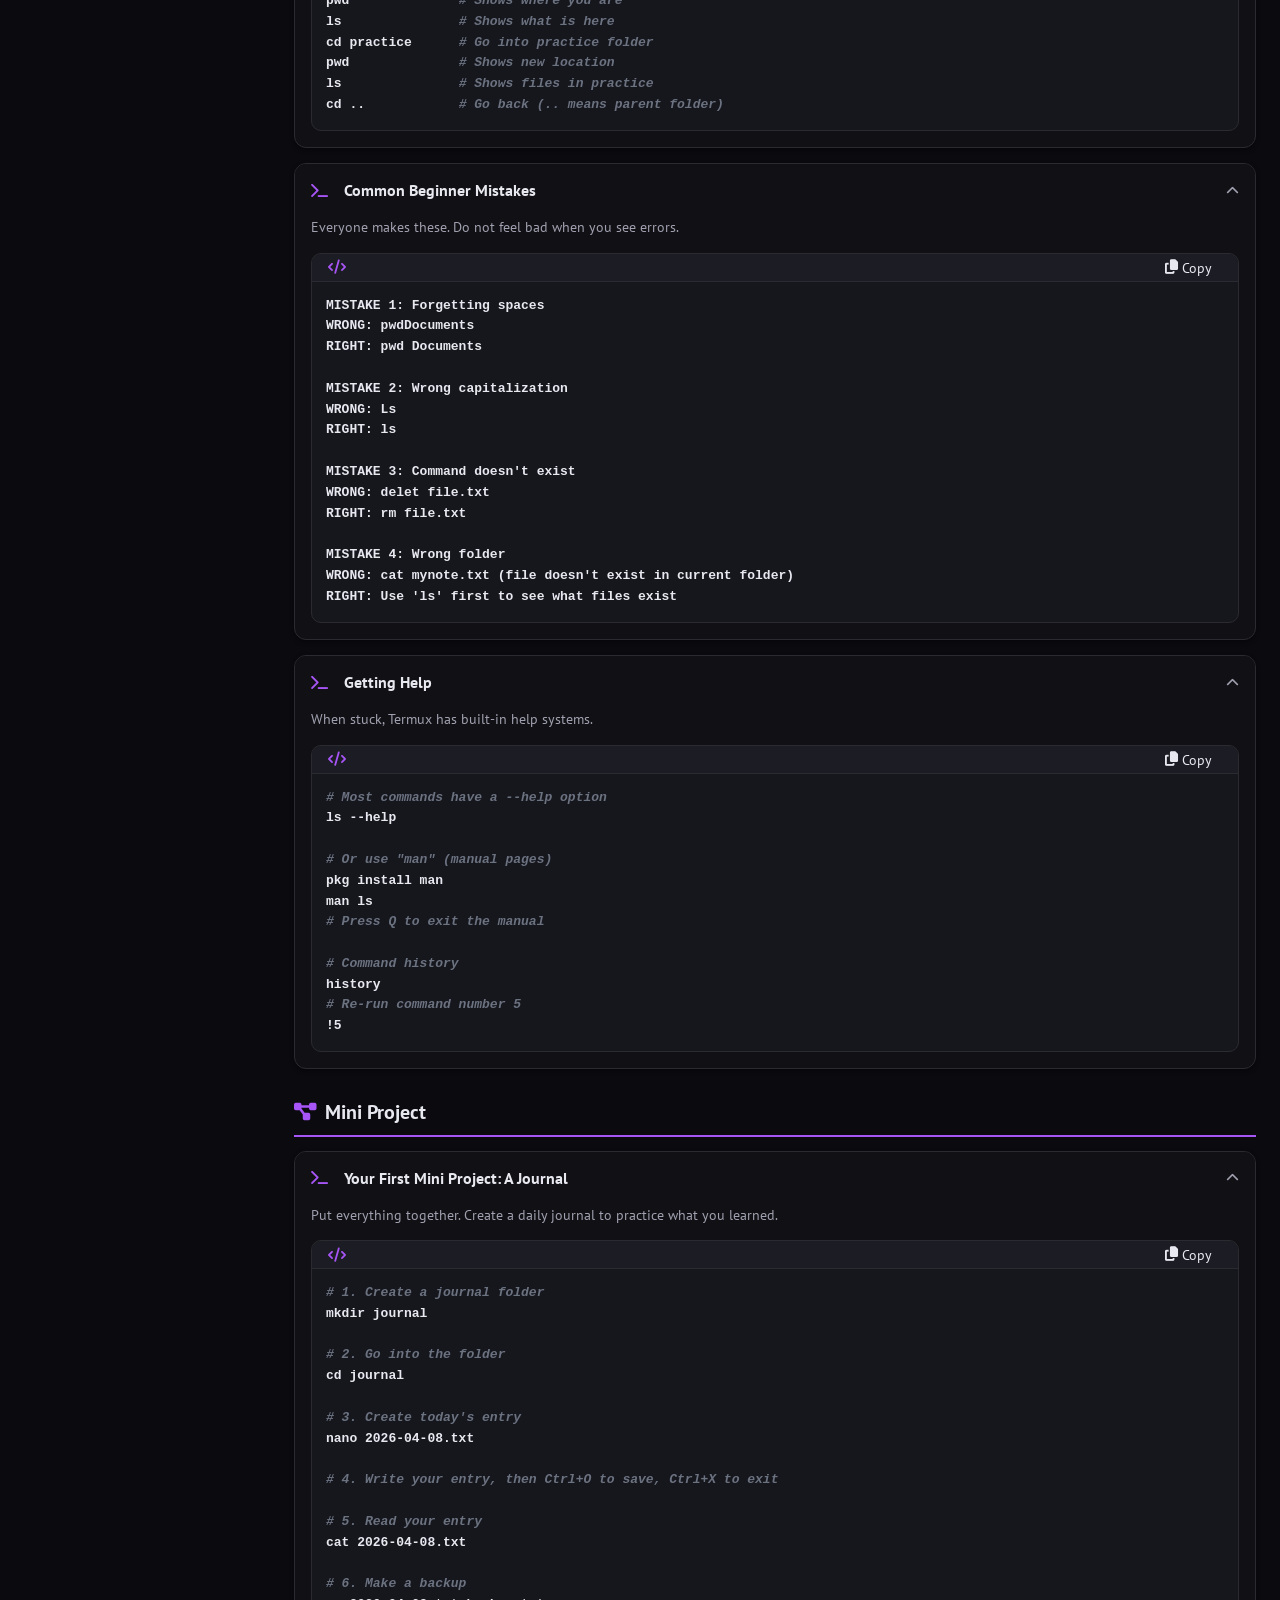
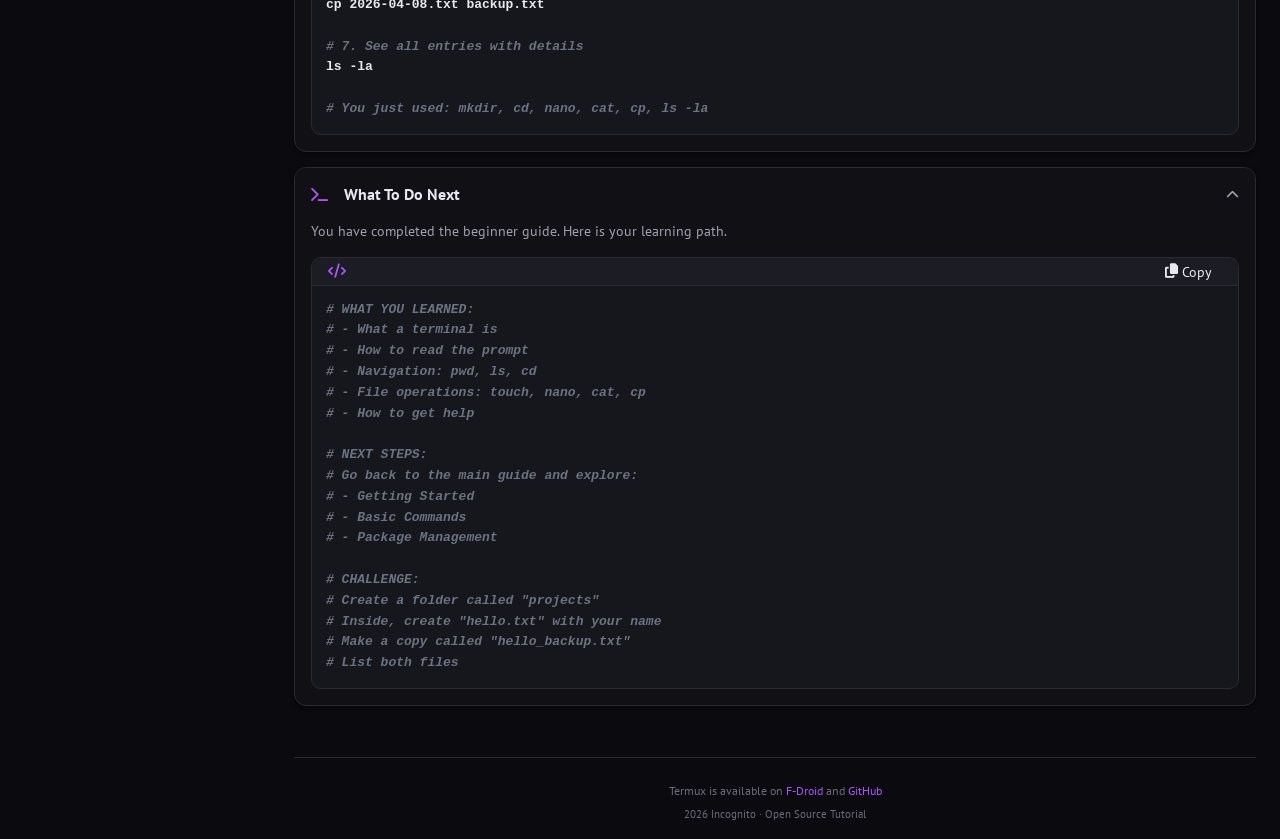
<file: beginner.html>
<!DOCTYPE html>
<html lang="en">
<head>
  <meta charset="UTF-8">
  <meta name="viewport" content="width=device-width, initial-scale=1.0, maximum-scale=1.0, user-scalable=yes">
  <meta name="description" content="Absolute beginner guide to Termux - Learn terminal basics from scratch">
  <title>Beginner Guide · Termux</title>
  <link rel="icon" href="/assets/termux.svg" type="image/x-icon">
  <link rel="stylesheet" href="https://cdnjs.cloudflare.com/ajax/libs/font-awesome/6.4.0/css/all.min.css">
  <link rel="stylesheet" href="/css/core.css">
  <link rel="stylesheet" href="/css/components.css">
  <link rel="stylesheet" href="/css/responsive.css">
</head>
<body>
  <!-- Desktop Sidebar -->
  <aside class="sidebar" id="sidebar">
    <div class="sidebar-header">
      <img src="/assets/termux.svg" alt="Termux" class="sidebar-logo" onclick="window.location.href='/'">
      <h3>Beginner Guide</h3>
      <a href="/" class="mobile-back-link" style="display: block;">← Back to Main</a>
    </div>
    <div class="sidebar-items" id="sidebarItems"></div>
  </aside>

  <!-- Mobile Hamburger -->
  <button class="hamburger-btn" id="hamburgerBtn" aria-label="Menu">
    <span></span>
    <span></span>
    <span></span>
  </button>

  <div class="menu-overlay" id="menuOverlay"></div>
  
  <div class="menu-panel" id="menuPanel">
    <div class="menu-header">
      <img src="/assets/termux.svg" alt="Termux" class="menu-logo">
      <h3>Beginner Guide</h3>
      <a href="/" class="mobile-back-link">← Back to Main</a>
    </div>
    <div class="menu-items" id="mobileMenuItems"></div>
  </div>

  <div class="app">
    <header class="header">
      <div class="logo-wrapper" onclick="window.location.href='/'">
        <img src="/assets/termux.svg" alt="Termux" class="logo-icon">
        <h1>Beginner<span class="logo-highlight">Guide</span></h1>
      </div>
      <p>Never used a terminal before? Start here. No prior knowledge needed.</p>
    </header>

    <div class="back-link-wrapper">
      <a href="/" class="back-link">
        <i class="fas fa-arrow-left"></i>
        <span>Back to Main Guide</span>
      </a>
    </div>

    <div class="search-container">
      <div class="search-wrapper">
        <i class="fas fa-search search-icon"></i>
        <input type="text" id="searchInput" class="search-input" placeholder="Search beginner topics...">
        <button class="search-clear" id="searchClear" style="display: none;">
          <i class="fas fa-times"></i>
        </button>
      </div>
    </div>

    <main class="main">
      <div class="container">
        <div id="contentContainer"></div>
      </div>
    </main>

    <footer class="footer">
      <p>Termux is available on <a href="https://f-droid.org/en/packages/com.termux/" target="_blank">F-Droid</a> and <a href="https://github.com/termux/termux-app" target="_blank">GitHub</a></p>
      <p class="footer-note">2026 Incognito · Open Source Tutorial</p>
    </footer>
  </div>

  <div id="copyToast" class="toast">Copied to clipboard!</div>

  <script src="/js/utils.js"></script>
  <script src="/js/navigation.js"></script>
  <script src="/js/app.js"></script>
</body>
</html>
</file>
<file: css/core.css>
@import url('https://fonts.googleapis.com/css2?family=PT+Sans:wght@400;700&display=swap');

:root {
  --bg-primary: #0a0a0f;
  --bg-secondary: #111115;
  --bg-tertiary: #16161d;
  --bg-hover: #1c1c24;
  --text-primary: #e8e8f0;
  --text-secondary: #a0a0b0;
  --text-muted: #6a6a7a;
  --accent-primary: #a855f7;
  --accent-hover: #9333ea;
  --accent-success: #22c55e;
  --border-color: #2a2a30;
  --shadow-sm: 0 2px 5px rgba(0, 0, 0, 0.3);
  --shadow-md: 0 2px 8px rgba(0, 0, 0, 0.25);
  --shadow-lg: 0 4px 12px rgba(0, 0, 0, 0.2);
  --sidebar-width: 270px;
}

* {
  margin: 0;
  padding: 0;
  box-sizing: border-box;
  font-family: 'PT Sans', sans-serif;
}

body {
  background: var(--bg-primary);
  color: var(--text-primary);
  line-height: 1.5;
  min-height: 100vh;
  -webkit-font-smoothing: antialiased;
}

.sidebar {
  position: fixed;
  top: 0;
  left: 0;
  width: var(--sidebar-width);
  height: 100vh;
  background: var(--bg-secondary);
  border-right: 1px solid var(--border-color);
  overflow-y: auto;
  z-index: 100;
  display: flex;
  flex-direction: column;
  box-shadow: var(--shadow-sm);
}

.sidebar-header {
  padding: 20px 16px 14px;
  border-bottom: 1px solid var(--border-color);
  text-align: center;
}

.sidebar-logo {
  width: 40px;
  height: 40px;
  margin-bottom: 10px;
  cursor: pointer;
}

.sidebar-header h3 {
  color: var(--text-primary);
  font-size: 16px;
  font-weight: 700;
}

.sidebar-header p {
  color: var(--text-muted);
  font-size: 12px;
  margin-top: 4px;
}

.sidebar-items {
  flex: 1;
  padding: 12px 10px;
  display: flex;
  flex-direction: column;
  gap: 2px;
}

.sidebar-item {
  display: flex;
  align-items: center;
  gap: 10px;
  width: 100%;
  padding: 10px 12px;
  background: transparent;
  border: none;
  border-radius: 10px;
  color: var(--text-secondary);
  font-size: 13px;
  cursor: pointer;
  transition: all 0.15s;
  text-align: left;
  font-weight: 500;
}

.sidebar-item:hover {
  background: var(--bg-hover);
  color: var(--text-primary);
}

.sidebar-item.active {
  background: var(--accent-primary);
  color: white;
}

.sidebar-item i {
  width: 20px;
  font-size: 14px;
}

.app {
  margin-left: var(--sidebar-width);
  padding: 20px 20px 16px;
  min-height: 100vh;
  display: flex;
  flex-direction: column;
}

.header {
  text-align: center;
  margin-bottom: 24px;
}

.logo-wrapper {
  display: flex;
  align-items: center;
  justify-content: center;
  gap: 8px;
  cursor: pointer;
}

.logo-icon {
  width: 28px;
  height: 28px;
}

.header h1 {
  font-size: 26px;
  font-weight: 700;
  color: var(--accent-primary);
}

.logo-highlight {
  color: var(--text-primary);
  font-weight: 400;
}

.header p {
  color: var(--text-secondary);
  font-size: 14px;
  margin-top: 6px;
}

.back-link-wrapper {
  margin-bottom: 14px;
}

.back-link {
  display: inline-flex;
  align-items: center;
  gap: 6px;
  padding: 6px 14px;
  background: var(--bg-secondary);
  border: 1px solid var(--border-color);
  border-radius: 30px;
  color: var(--accent-primary);
  text-decoration: none;
  font-size: 13px;
  font-weight: 500;
  transition: all 0.15s;
}

.back-link:hover {
  background: var(--bg-hover);
  border-color: var(--accent-primary);
}

.search-container {
  margin-bottom: 24px;
}

.search-wrapper {
  position: relative;
}

.search-icon {
  position: absolute;
  left: 14px;
  top: 50%;
  transform: translateY(-50%);
  color: var(--text-muted);
  font-size: 15px;
  pointer-events: none;
}

.search-input {
  width: 100%;
  padding: 12px 14px 12px 40px;
  font-size: 15px;
  border: 1.5px solid var(--border-color);
  border-radius: 12px;
  background: var(--bg-secondary);
  color: var(--text-primary);
  outline: none;
  transition: all 0.15s;
}

.search-input:focus {
  border-color: var(--accent-primary);
  box-shadow: 0 0 0 3px rgba(168, 85, 247, 0.15);
}

.search-input::placeholder {
  color: var(--text-muted);
}

.search-clear {
  position: absolute;
  right: 12px;
  top: 50%;
  transform: translateY(-50%);
  background: none;
  border: none;
  color: var(--text-muted);
  cursor: pointer;
  padding: 6px;
  border-radius: 50%;
  display: flex;
  align-items: center;
  justify-content: center;
  transition: all 0.15s;
}

.search-clear:hover {
  background: var(--bg-hover);
  color: var(--text-secondary);
}

.main {
  flex: 1;
}

.container {
  width: 100%;
}

.section-container {
  margin-bottom: 20px;
}

.section-header {
  display: flex;
  align-items: center;
  gap: 8px;
  margin-bottom: 14px;
  padding-bottom: 8px;
  border-bottom: 2px solid var(--accent-primary);
}

.section-header i {
  font-size: 20px;
  color: var(--accent-primary);
}

.section-header h2 {
  font-size: 18px;
  font-weight: 700;
  color: var(--text-primary);
}

.section-description {
  color: var(--text-secondary);
  margin-bottom: 14px;
  font-size: 13px;
}

.goto-beginner-btn {
  display: flex;
  align-items: center;
  justify-content: space-between;
  padding: 14px 18px;
  background: rgba(168, 85, 247, 0.1);
  border: 1.5px solid var(--accent-primary);
  border-radius: 12px;
  color: var(--text-primary);
  text-decoration: none;
  transition: all 0.15s;
  cursor: pointer;
  font-weight: 600;
  font-size: 14px;
  margin-bottom: 2.5rem;
}

.goto-beginner-btn:hover {
  background: var(--accent-primary);
  color: white;
  transform: translateY(-1px);
  box-shadow: 0 4px 12px rgba(168, 85, 247, 0.25);
}

.goto-beginner-btn span {
  display: flex;
  align-items: center;
  gap: 6px;
}

.goto-beginner-btn i:last-child {
  color: var(--accent-primary);
  transition: transform 0.2s;
}

.goto-beginner-btn:hover i:last-child {
  color: white;
  transform: translateX(4px);
}

.no-results {
  text-align: center;
  padding: 40px 20px;
  background: var(--bg-secondary);
  border-radius: 14px;
  border: 1px solid var(--border-color);
}

.no-results i {
  font-size: 40px;
  color: var(--text-muted);
  margin-bottom: 14px;
  opacity: 0.5;
}

.no-results p {
  color: var(--text-secondary);
  margin-bottom: 14px;
}

.btn {
  display: inline-flex;
  align-items: center;
  gap: 6px;
  padding: 8px 16px;
  background: var(--bg-tertiary);
  border: 1.5px solid var(--border-color);
  border-radius: 10px;
  color: var(--text-primary);
  font-size: 13px;
  font-weight: 500;
  cursor: pointer;
  transition: all 0.15s;
}

.btn:hover {
  background: var(--bg-hover);
  border-color: var(--accent-primary);
}

.btn-primary {
  background: var(--accent-primary);
  border-color: var(--accent-primary);
  color: white;
}

.btn-primary:hover {
  background: var(--accent-hover);
}

.footer {
  text-align: center;
  padding-top: 24px;
  margin-top: 24px;
  border-top: 1px solid var(--border-color);
  color: var(--text-muted);
  font-size: 12px;
}

.footer a {
  color: var(--accent-primary);
  text-decoration: none;
}

.footer a:hover {
  text-decoration: underline;
}

.footer-note {
  margin-top: 6px;
  font-size: 11px;
}

.toast {
  position: fixed;
  bottom: 24px;
  right: 24px;
  left: auto;
  transform: translateX(400px);
  background: var(--bg-secondary);
  color: var(--text-primary);
  padding: 12px 20px;
  border-radius: 7.5px;
  font-size: 14px;
  font-weight: 500;
  z-index: 3000;
  opacity: 0;
  transition: all 0.3s cubic-bezier(0.4, 0, 0.2, 1);
  white-space: nowrap;
  box-shadow: 0 4px 12px rgba(0, 0, 0, 0.3);
  border-left: 2px solid var(--accent-success);
  display: flex;
  align-items: center;
  gap: 8px;
}

.toast.show {
  transform: translateX(0);
  opacity: 1;
}

::-webkit-scrollbar {
  width: 3px;
  height: 3px;
}

::-webkit-scrollbar-track {
  background: var(--bg-tertiary);
  border-radius: 10px;
}

::-webkit-scrollbar-thumb {
  background: var(--accent-primary);
  border-radius: 10px;
}

::-webkit-scrollbar-thumb:hover {
  background: var(--accent-hover);
}

.hidden {
  display: none !important;
}

.hamburger-btn {
  display: none;
  position: fixed;
  top: 14px;
  left: 14px;
  z-index: 1001;
  flex-direction: column;
  justify-content: center;
  align-items: center;
  width: 44px;
  height: 44px;
  background: var(--bg-secondary);
  border: 1.5px solid var(--border-color);
  border-radius: 12px;
  cursor: pointer;
  padding: 0;
  box-shadow: var(--shadow-md);
}

.hamburger-btn span {
  display: block;
  width: 22px;
  height: 2px;
  background: var(--text-primary);
  margin: 3px 0;
  transition: all 0.3s ease;
  border-radius: 2px;
}

.hamburger-btn.active span:nth-child(1) {
  transform: rotate(45deg) translate(5px, 5px);
}

.hamburger-btn.active span:nth-child(2) {
  opacity: 0;
  transform: translateX(-10px);
}

.hamburger-btn.active span:nth-child(3) {
  transform: rotate(-45deg) translate(5px, -5px);
}

.menu-overlay {
  display: none;
  position: fixed;
  top: 0; left: 0;
  right: 0; bottom: 0;
  background: rgba(0, 0, 0, 0.6);
  z-index: 1999;
  opacity: 0;
  visibility: hidden;
  transition: all 0.3s ease;
  backdrop-filter: blur(4px);
}

.menu-overlay.active {
  opacity: 1;
  visibility: visible;
}

.menu-panel {
  display: none;
  position: fixed;
  top: 0;
  left: -280px;
  width: 240px;
  height: 100vh;
  background: var(--bg-secondary);
  border-right: 1px solid var(--border-color);
  z-index: 2000;
  transition: left 0.3s ease;
  overflow-y: auto;
  box-shadow: var(--shadow-lg);
}

.menu-panel.open {
  left: 0;
}

.menu-header {
  padding: 1rem;
  border-bottom: 1px solid var(--border-color);
  text-align: center;
}

.menu-logo {
  width: 40px;
  height: 40px;
}

.menu-header h3 {
  color: var(--text-primary);
  font-size: 20px;
  font-weight: 700;
}

.menu-header p {
  color: var(--text-muted);
  font-size: 12px;
}

.menu-items {
  padding: 12px 10px;
  display: flex;
  flex-direction: column;
  gap: 2px;
}

.menu-item {
  display: flex;
  align-items: center;
  gap: 10px;
  width: 100%;
  padding: 0 1rem;
  background: transparent;
  border: none;
  border-radius: 10px;
  color: var(--text-secondary);
  font-size: 14px;
  cursor: pointer;
  transition: all 0.15s;
  text-align: left;
  font-weight: 500;
}

.menu-item:hover {
  background: var(--bg-hover);
  color: var(--text-primary);
}

.menu-item.active {
  background: var(--accent-primary);
  color: white;
}

.menu-item i {
  width: 22px;
  font-size: 14px;
}

.mobile-back-link {
  display: inline-block;
  color: var(--accent-primary);
  text-decoration: none;
  font-size: 13px;
  margin-top: 10px;
  font-weight: 500;
}

.mobile-back-link:hover {
  text-decoration: underline;
}
</file>
<file: css/components.css>
.command-card {
  background: var(--bg-secondary);
  border: 1px solid var(--border-color);
  border-radius: 12px;
  margin-bottom: 7.5px;
  overflow: hidden;
  transition: all 0.15s;
  box-shadow: var(--shadow-sm);
}

.command-card:hover {
  border-color: var(--accent-primary);
  box-shadow: var(--shadow-md);
}

.command-header {
  display: flex;
  justify-content: space-between;
  align-items: center;
  padding: 14px 16px;
  cursor: pointer;
  background: var(--bg-secondary);
  transition: background 0.15s;
}

.command-header:hover {
  background: var(--bg-hover);
}

.command-title {
  display: flex;
  align-items: center;
  gap: 1rem;
  font-weight: 600;
  color: var(--text-primary);
  font-size: 1rem;
}

.command-title i {
  color: var(--accent-primary);
  font-size: 15px;
}

.command-arrow {
  color: var(--text-secondary);
  transition: transform 0.2s;
  flex-shrink: 0;
  font-size: 13px;
}

.command-card.expanded .command-arrow {
  transform: rotate(180deg);
}

.command-content {
  padding: 0;
  max-height: 0;
  overflow: hidden;
  transition: all 0.25s ease;
}

.command-card.expanded .command-content {
  padding: 0 16px 16px 16px;
  max-height: 800px;
}

.command-desc {
  color: var(--text-secondary);
  margin-bottom: 14px;
  line-height: 1.6;
  font-size: 14px;
}

.commands-list {
  display: flex;
  flex-direction: column;
  gap: 8px;
}

.code-block {
  background: var(--bg-tertiary);
  border-radius: 10px;
  overflow: hidden;
  border: 1.5px solid var(--border-color);
}

.code-header {
  background: var(--bg-hover);
  padding: 0 1rem;
  display: flex;
  justify-content: space-between;
  align-items: center;
  border-bottom: 1px solid var(--border-color);
  color: var(--text-primary);
  font-size: 0.9rem;
}

.code-header span i {
  margin-right: 6px;
  color: var(--accent-primary);
}

.copy-code-btn {
  background: transparent;
  border: none;
  color: var(--text-primary);
  cursor: pointer;
  padding: 4px 10px;
  border-radius: 6px;
  transition: all 0.15s;
  display: flex;
  align-items: center;
  gap: 4px;
  font-size: 0.9rem !important;
}

.copy-code-btn:hover {
  background: rgba(168, 85, 247, 0.2);
  color: var(--accent-primary);
}

.code-block pre {
  margin: 0;
  padding: 14px;
  overflow-x: auto;
  white-space: pre-wrap;
  word-break: break-word;
  font-family: 'Courier New', 'Fira Code', 'Consolas', monospace !important;
  font-size: 13px;
  line-height: 1.6;
  color: var(--text-primary);
  font-weight: 500;
}

.code-block code {
  font-family: 'Courier New', 'Fira Code', 'Consolas', monospace !important;
  color: var(--text-primary);
  font-weight: 700;
}

.code-block pre code .comment-line {
  color: #6b7280;
  font-style: italic;
  font-weight: 600;
  font-family: 'Courier New', 'Fira Code', 'Consolas', monospace !important;
}
</file>
<file: css/responsive.css>
@media (min-width: 769px) {
  .app {
    padding: 24px 24px 16px;
  }
  
  .header h1 {
    font-size: 28px;
  }
  
  .section-header h2 {
    font-size: 20px;
  }
}

@media (max-width: 768px) {
  .sidebar {
    display: none;
  }
  
  .app {
    margin-left: 0;
    padding: 16px 14px 14px;
    max-width: 100%;
  }
  
  .hamburger-btn {
    display: flex;
  }
  
  .menu-overlay {
    display: block;
  }
  
  .menu-panel {
    display: block;
  }
  
  .header {
    padding-top: 12px;
  }
  
  .header h1 {
    font-size: 24px;
  }
  
  .logo-icon {
    width: 26px;
    height: 26px;
  }
  
  .section-header h2 {
    font-size: 17px;
  }
  
  .section-header i {
    font-size: 18px;
  }
}

@media (max-width: 480px) {
  .app {
    padding: 14px 10px 10px;
  }
  
  .header h1 {
    font-size: 22px;
  }
  
  .header p {
    font-size: 13px;
  }
  
  .logo-icon {
    width: 24px;
    height: 24px;
  }
  
  .section-header h2 {
    font-size: 16px;
  }
  
  .section-header i {
    font-size: 16px;
  }
  
  .goto-beginner-btn {
    padding: 12px 14px;
    font-size: 13px;
  }
  
  .toast {
    font-size: 12px;
    padding: 8px 16px;
    bottom: 16px;
  }
  
  .hamburger-btn {
    width: 40px;
    height: 40px;
    top: 10px;
    left: 10px;
  }
  
  .menu-panel {
    width: 240px;
  }
  
  .command-header {
    padding: 12px 14px;
  }
  
  .command-card.expanded .command-content {
    padding: 0 14px 14px 14px;
  }
  
  .command-desc {
    font-size: 13px;
  }
  
  .code-block pre {
    font-size: 12px;
    padding: 10px;
  }
  
  .footer {
    padding-top: 20px;
    margin-top: 20px;
  }
}

@media (hover: none) and (pointer: coarse) {
  .copy-code-btn,
  .btn,
  .goto-beginner-btn,
  .command-header,
  .menu-item,
  .sidebar-item {
    cursor: default;
  }
  
  .copy-code-btn:active,
  .btn:active,
  .goto-beginner-btn:active {
    transform: scale(0.98);
  }
  
  input,
  button {
    font-size: 16px !important;
  }
  
  .copy-code-btn,
  .menu-item,
  .sidebar-item {
    min-height: 40px;
  }
}

@media print {
  .sidebar,
  .hamburger-btn,
  .menu-overlay,
  .menu-panel,
  .search-container,
  .copy-code-btn,
  .footer,
  .goto-beginner,
  .back-link-wrapper {
    display: none !important;
  }
  
  body {
    background: white;
    color: black;
  }
  
  .app {
    margin-left: 0;
    padding: 0;
    max-width: 100%;
  }
  
  .command-card {
    break-inside: avoid;
    border: 1px solid #ddd;
    box-shadow: none;
  }
  
  .code-block {
    background: #f5f5f5 !important;
    border: 1px solid #ddd !important;
  }
  
  .code-block pre,
  .code-block code {
    color: #000 !important;
  }
  
  .code-header {
    background: #eee !important;
    color: #333 !important;
  }
}
</file>
